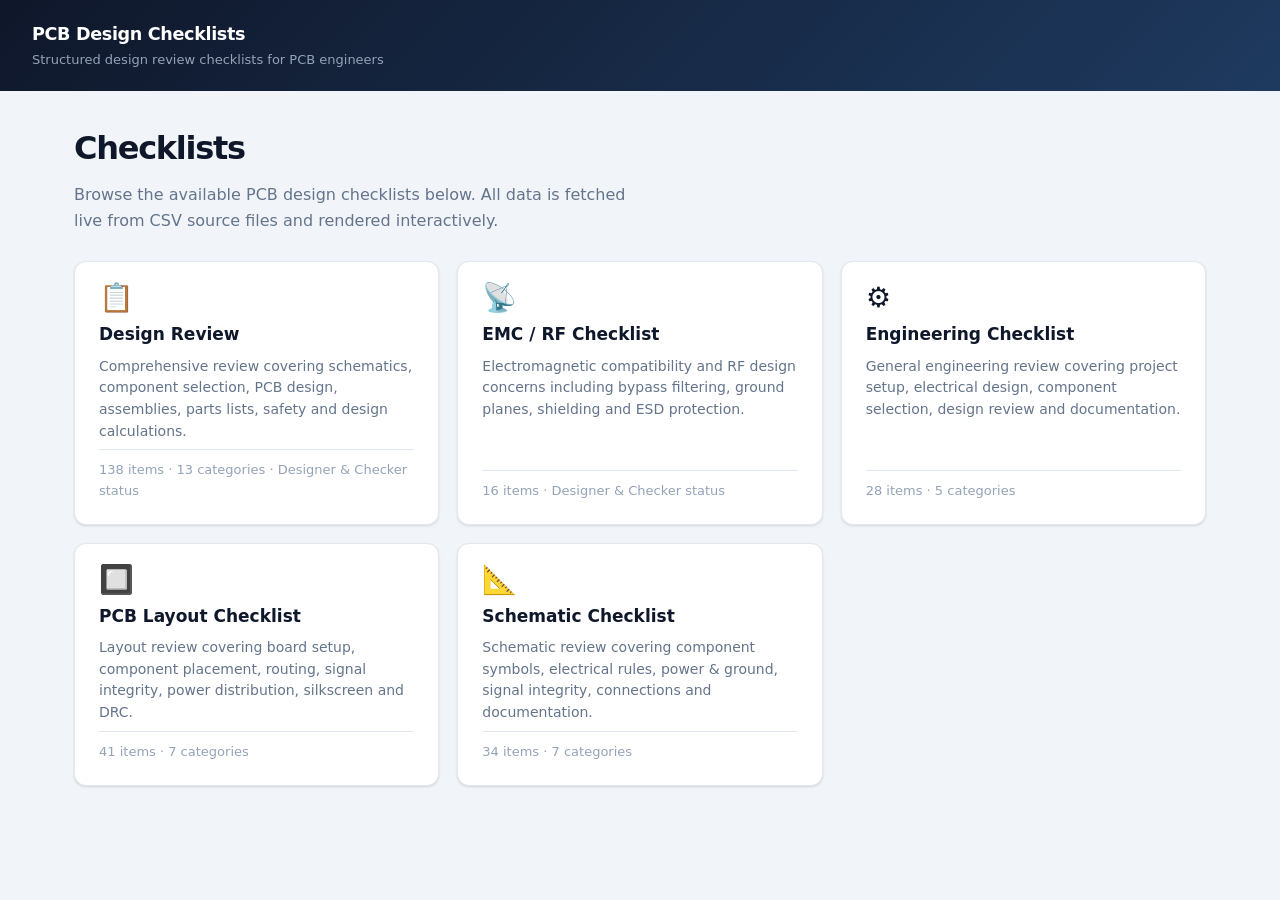
<file: index.html>
<!--
  SPDX-License-Identifier: GPL-3.0-or-later
  SPDX-FileCopyrightText: 2026 Tine Zata
-->
<!DOCTYPE html>
<html lang="en">
<head>
  <meta charset="UTF-8">
  <meta name="viewport" content="width=device-width, initial-scale=1">
  <meta name="description" content="Structured PCB design review checklists covering EMC, layout, schematics, and engineering review. Published at https://tinez.github.io/pcb-design-checklists/">
  <title>PCB Design Checklists</title>
  <link rel="stylesheet" href="assets/css/style.css">
</head>
<body>

  <header class="site-header">
    <div>
      <div class="site-title">PCB Design Checklists</div>
      <div class="site-subtitle">Structured design review checklists for PCB engineers</div>
    </div>
  </header>

  <main>
    <section class="hero">
      <h1 class="hero-title">Checklists</h1>
      <p class="hero-subtitle">Browse the available PCB design checklists below. All data is fetched live from CSV source files and rendered interactively.</p>
    </section>

    <div class="checklist-grid">

      <a href="pages/design-review.html" class="checklist-card">
        <span class="card-icon">📋</span>
        <div class="card-title">Design Review</div>
        <div class="card-desc">Comprehensive review covering schematics, component selection, PCB design, assemblies, parts lists, safety and design calculations.</div>
        <div class="card-meta">138 items &middot; 13 categories &middot; Designer &amp; Checker status</div>
      </a>

      <a href="pages/emc-rf.html" class="checklist-card">
        <span class="card-icon">📡</span>
        <div class="card-title">EMC / RF Checklist</div>
        <div class="card-desc">Electromagnetic compatibility and RF design concerns including bypass filtering, ground planes, shielding and ESD protection.</div>
        <div class="card-meta">16 items &middot; Designer &amp; Checker status</div>
      </a>

      <a href="pages/engineering.html" class="checklist-card">
        <span class="card-icon">&#9881;&#65039;</span>
        <div class="card-title">Engineering Checklist</div>
        <div class="card-desc">General engineering review covering project setup, electrical design, component selection, design review and documentation.</div>
        <div class="card-meta">28 items &middot; 5 categories</div>
      </a>

      <a href="pages/pcb-layout.html" class="checklist-card">
        <span class="card-icon">🔲</span>
        <div class="card-title">PCB Layout Checklist</div>
        <div class="card-desc">Layout review covering board setup, component placement, routing, signal integrity, power distribution, silkscreen and DRC.</div>
        <div class="card-meta">41 items &middot; 7 categories</div>
      </a>

      <a href="pages/schematic.html" class="checklist-card">
        <span class="card-icon">📐</span>
        <div class="card-title">Schematic Checklist</div>
        <div class="card-desc">Schematic review covering component symbols, electrical rules, power &amp; ground, signal integrity, connections and documentation.</div>
        <div class="card-meta">34 items &middot; 7 categories</div>
      </a>

    </div>
  </main>

</body>
</html>
</file>
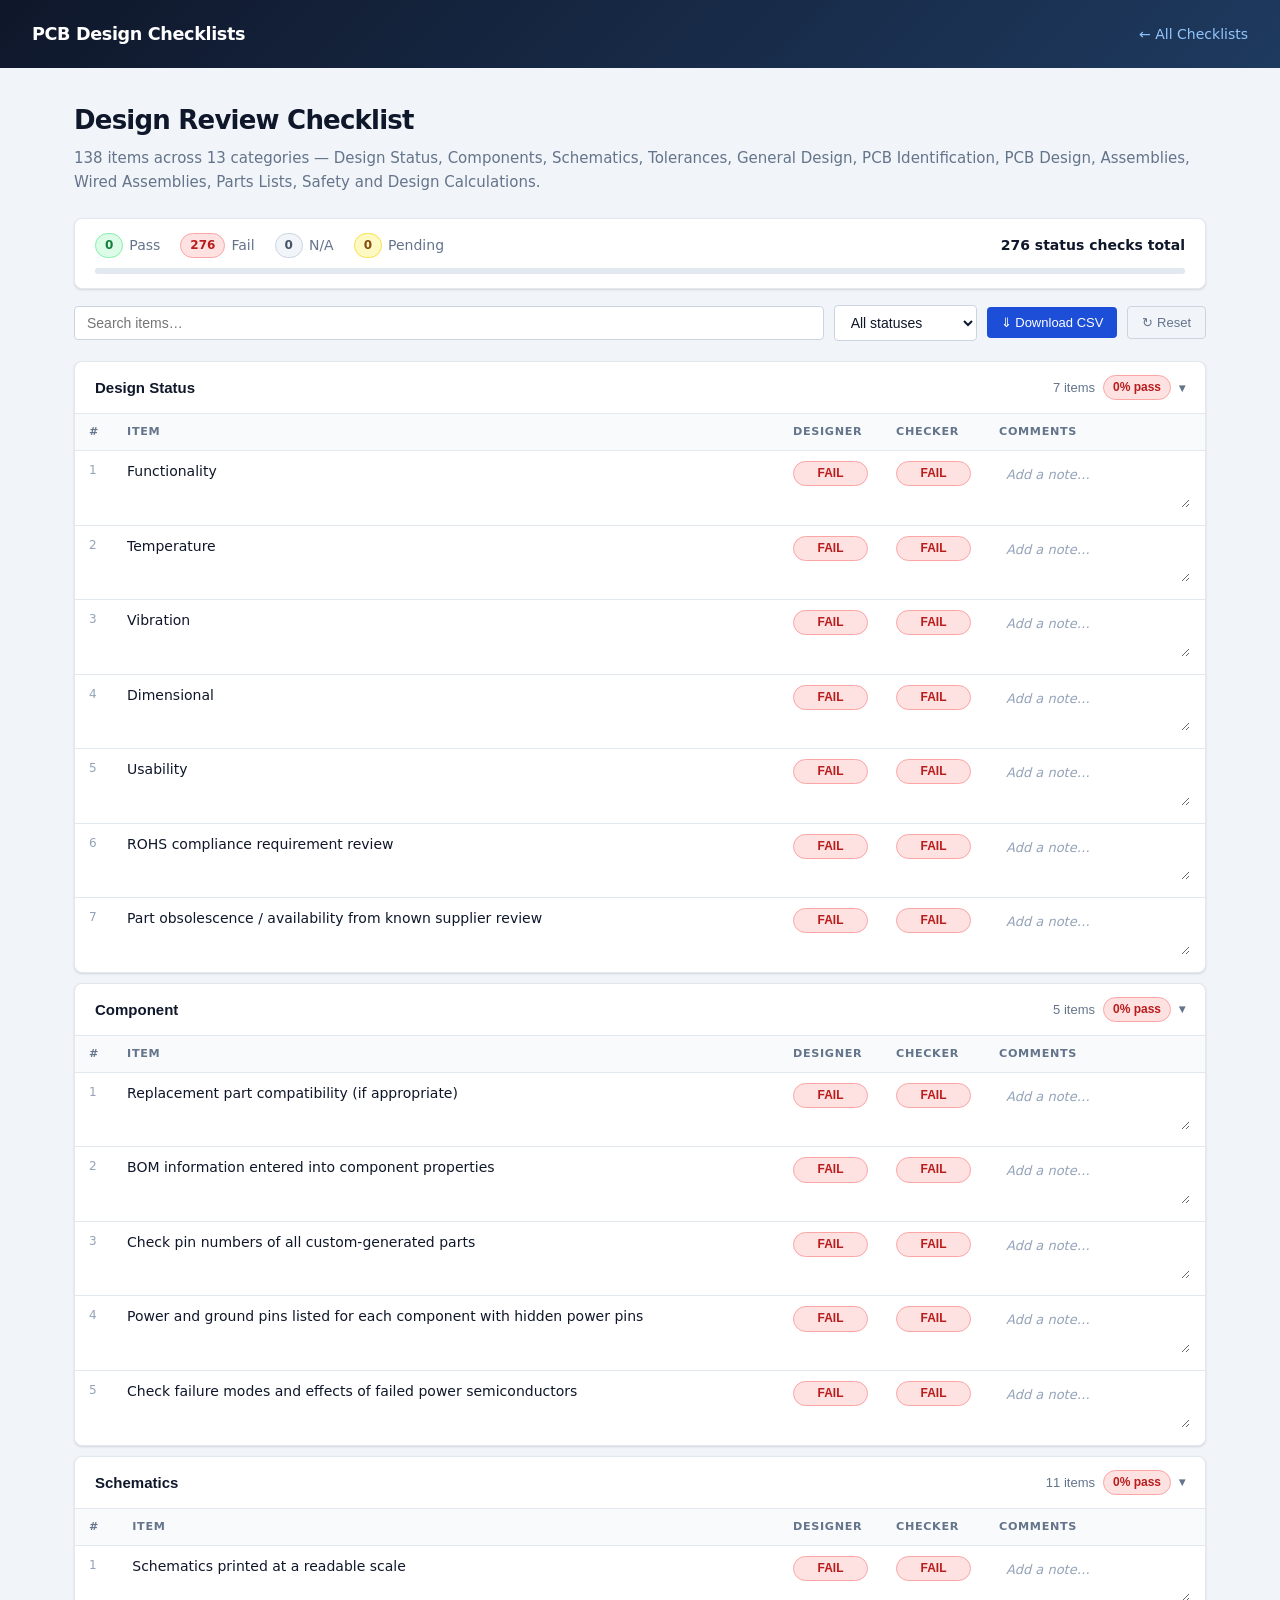
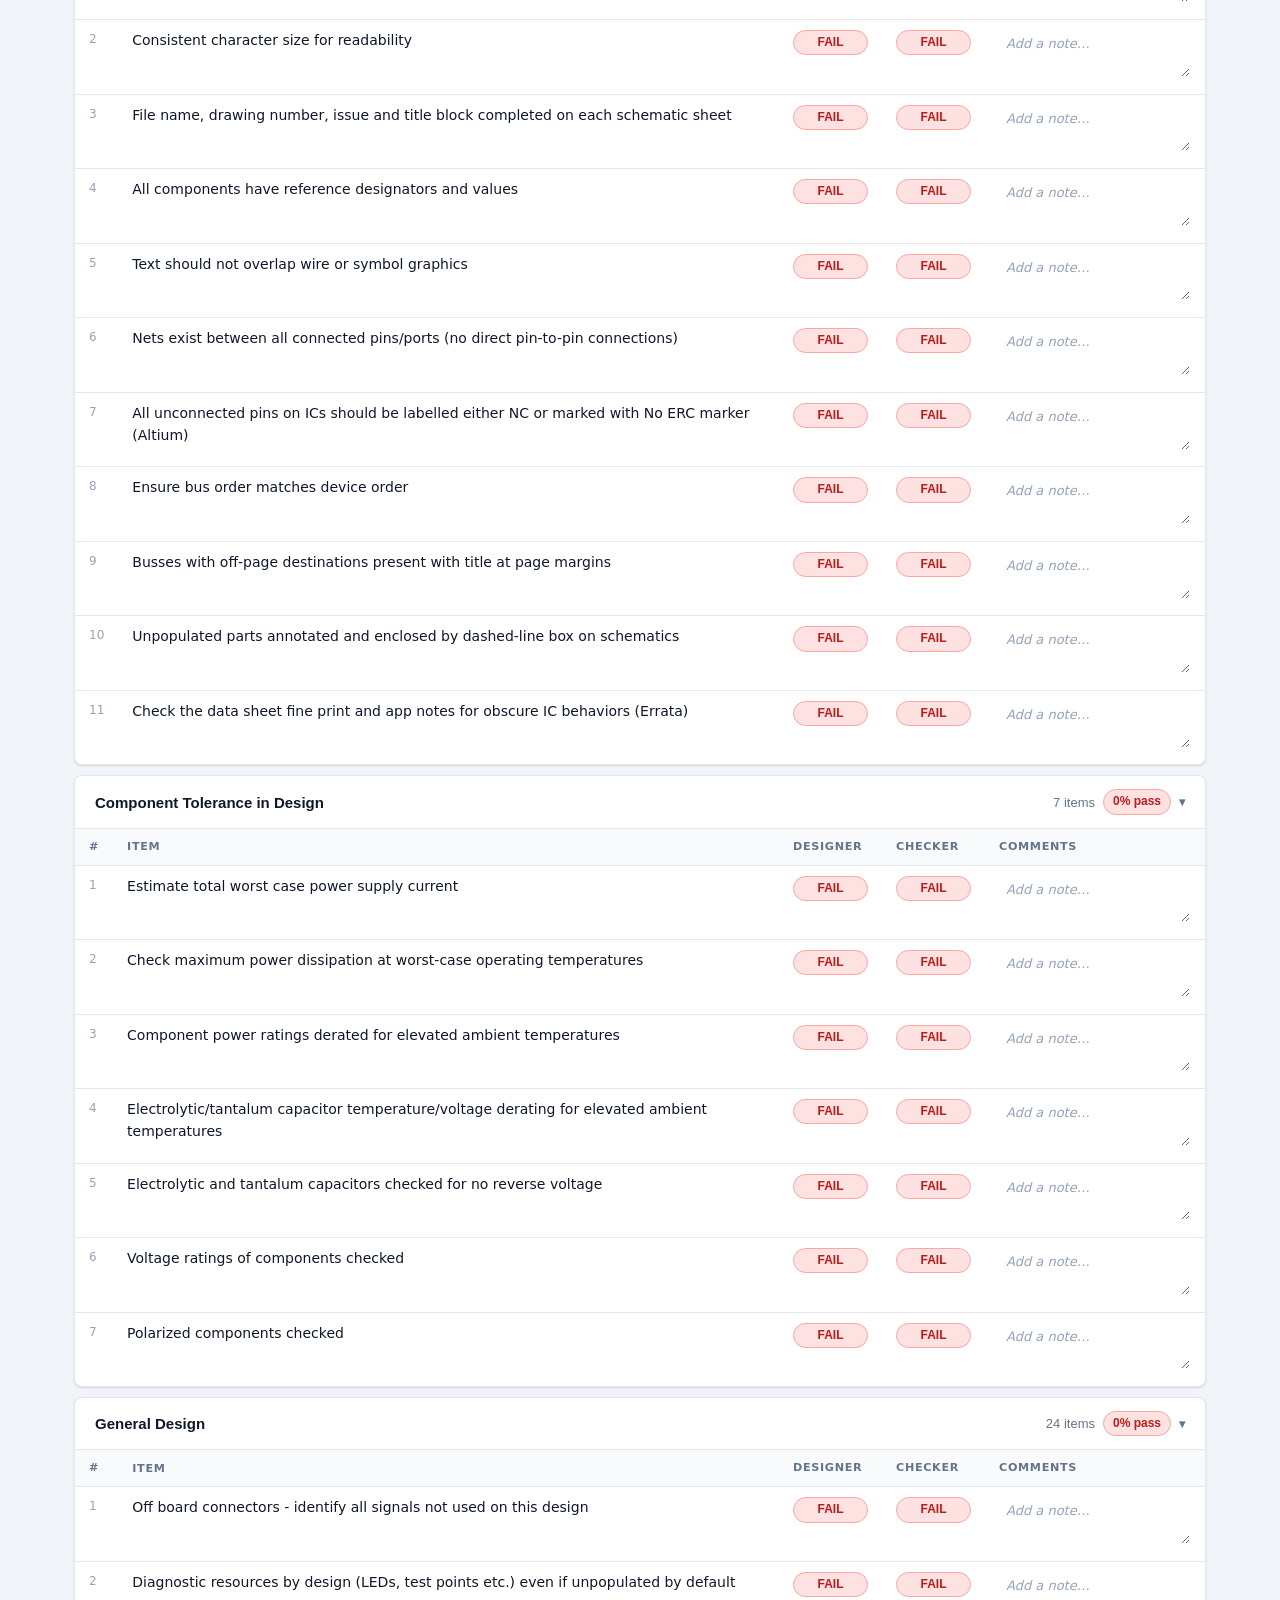
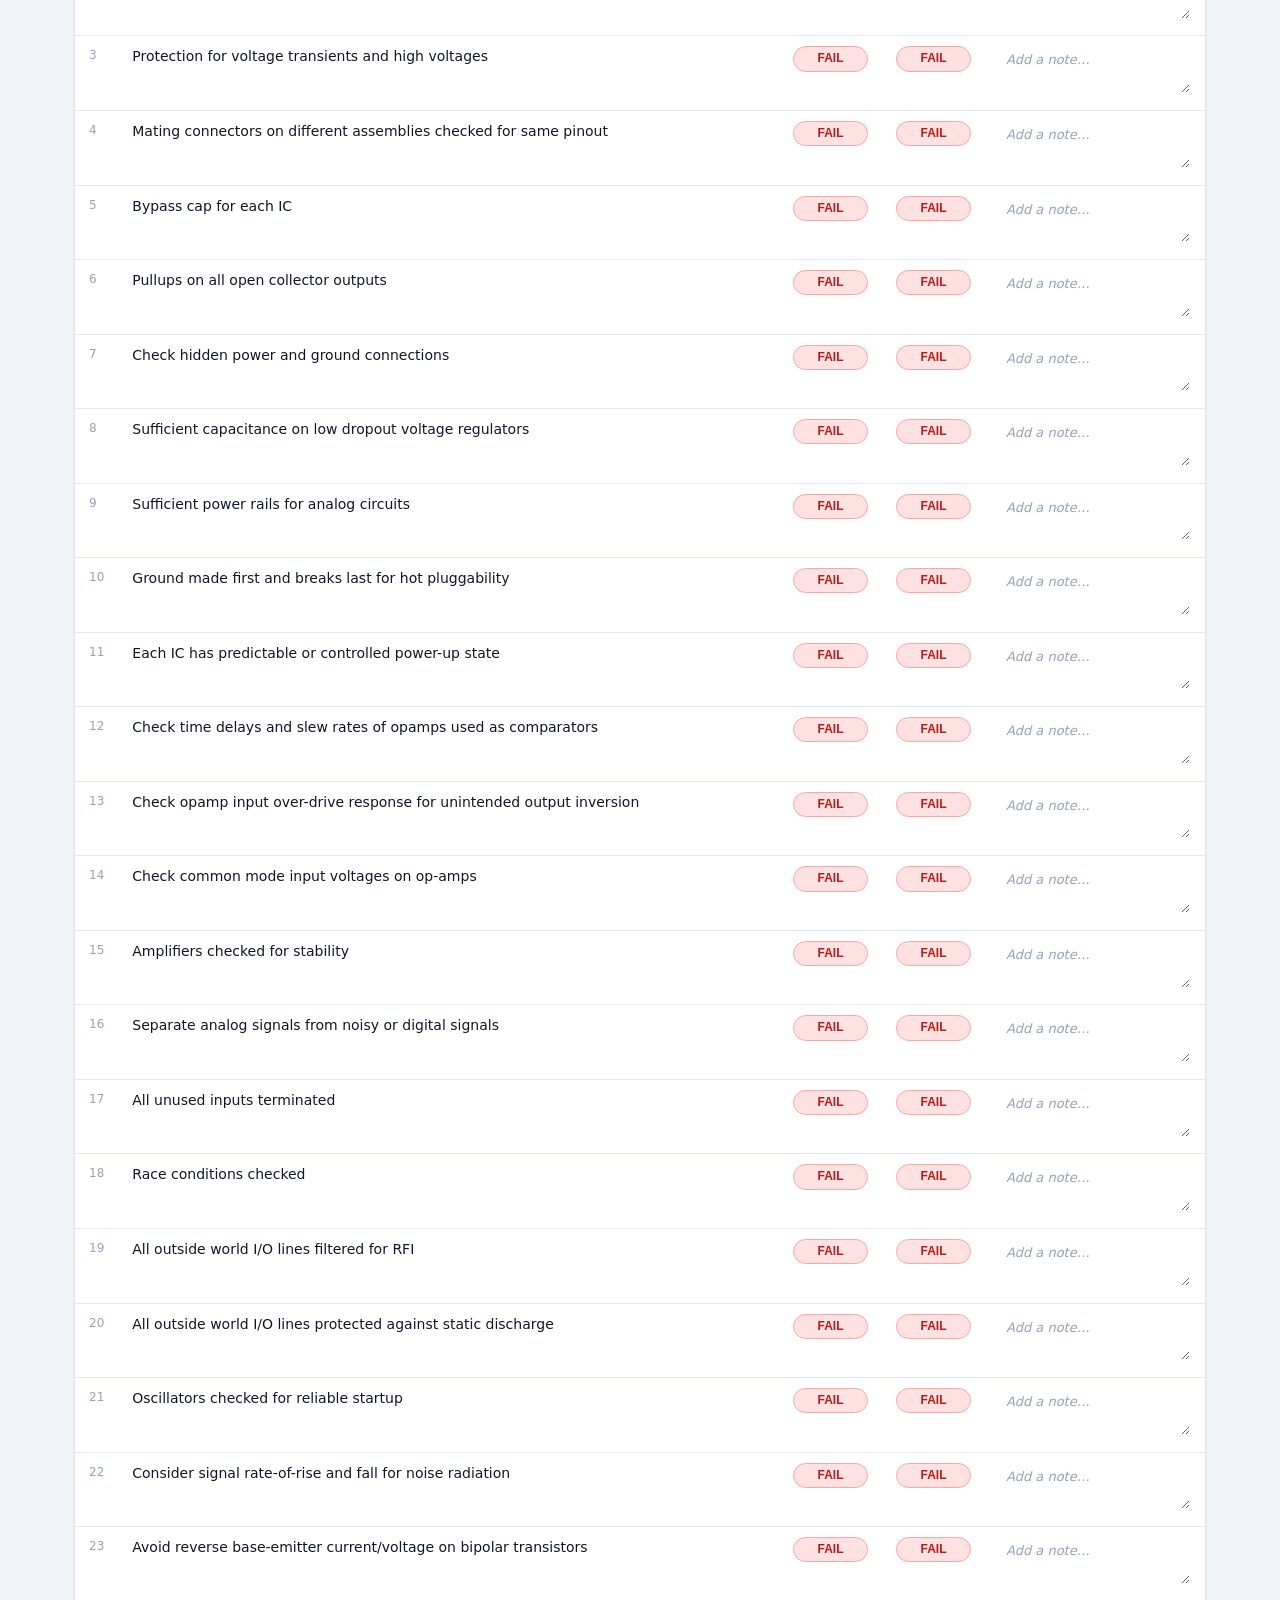
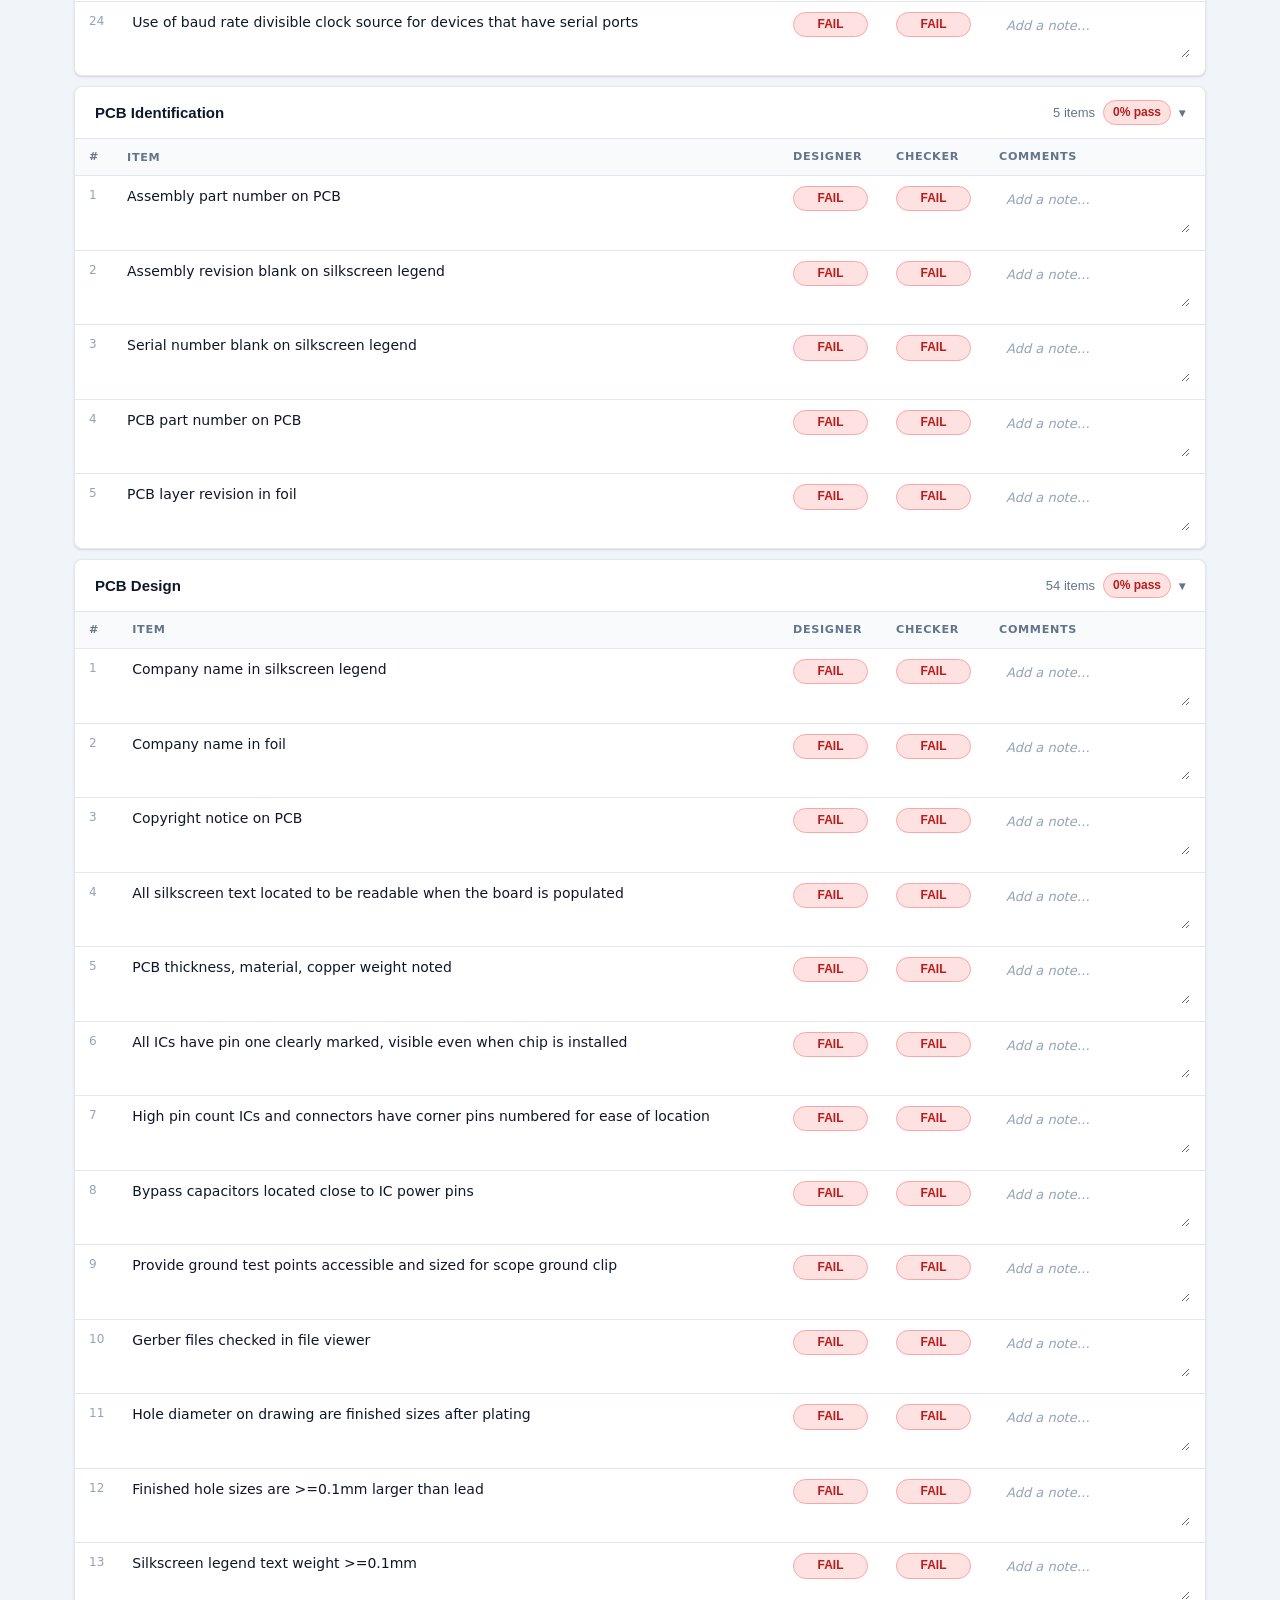
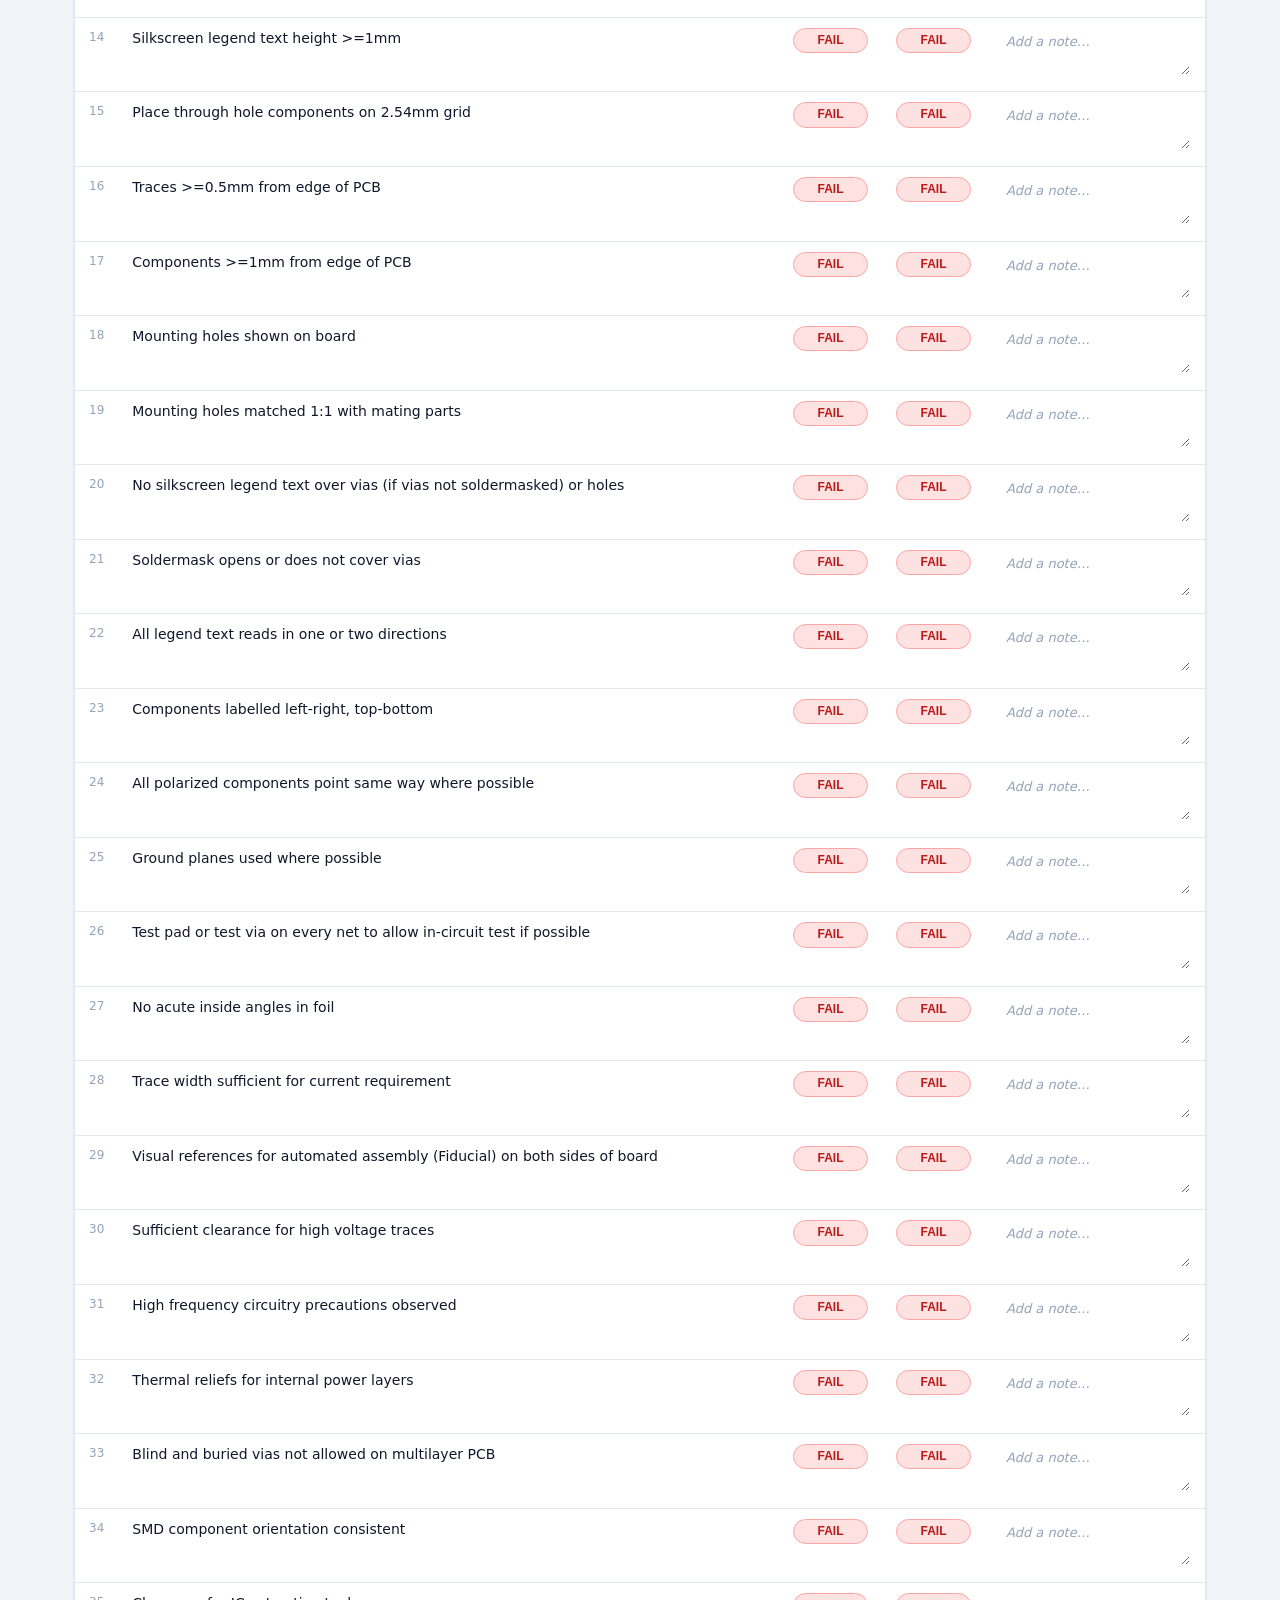
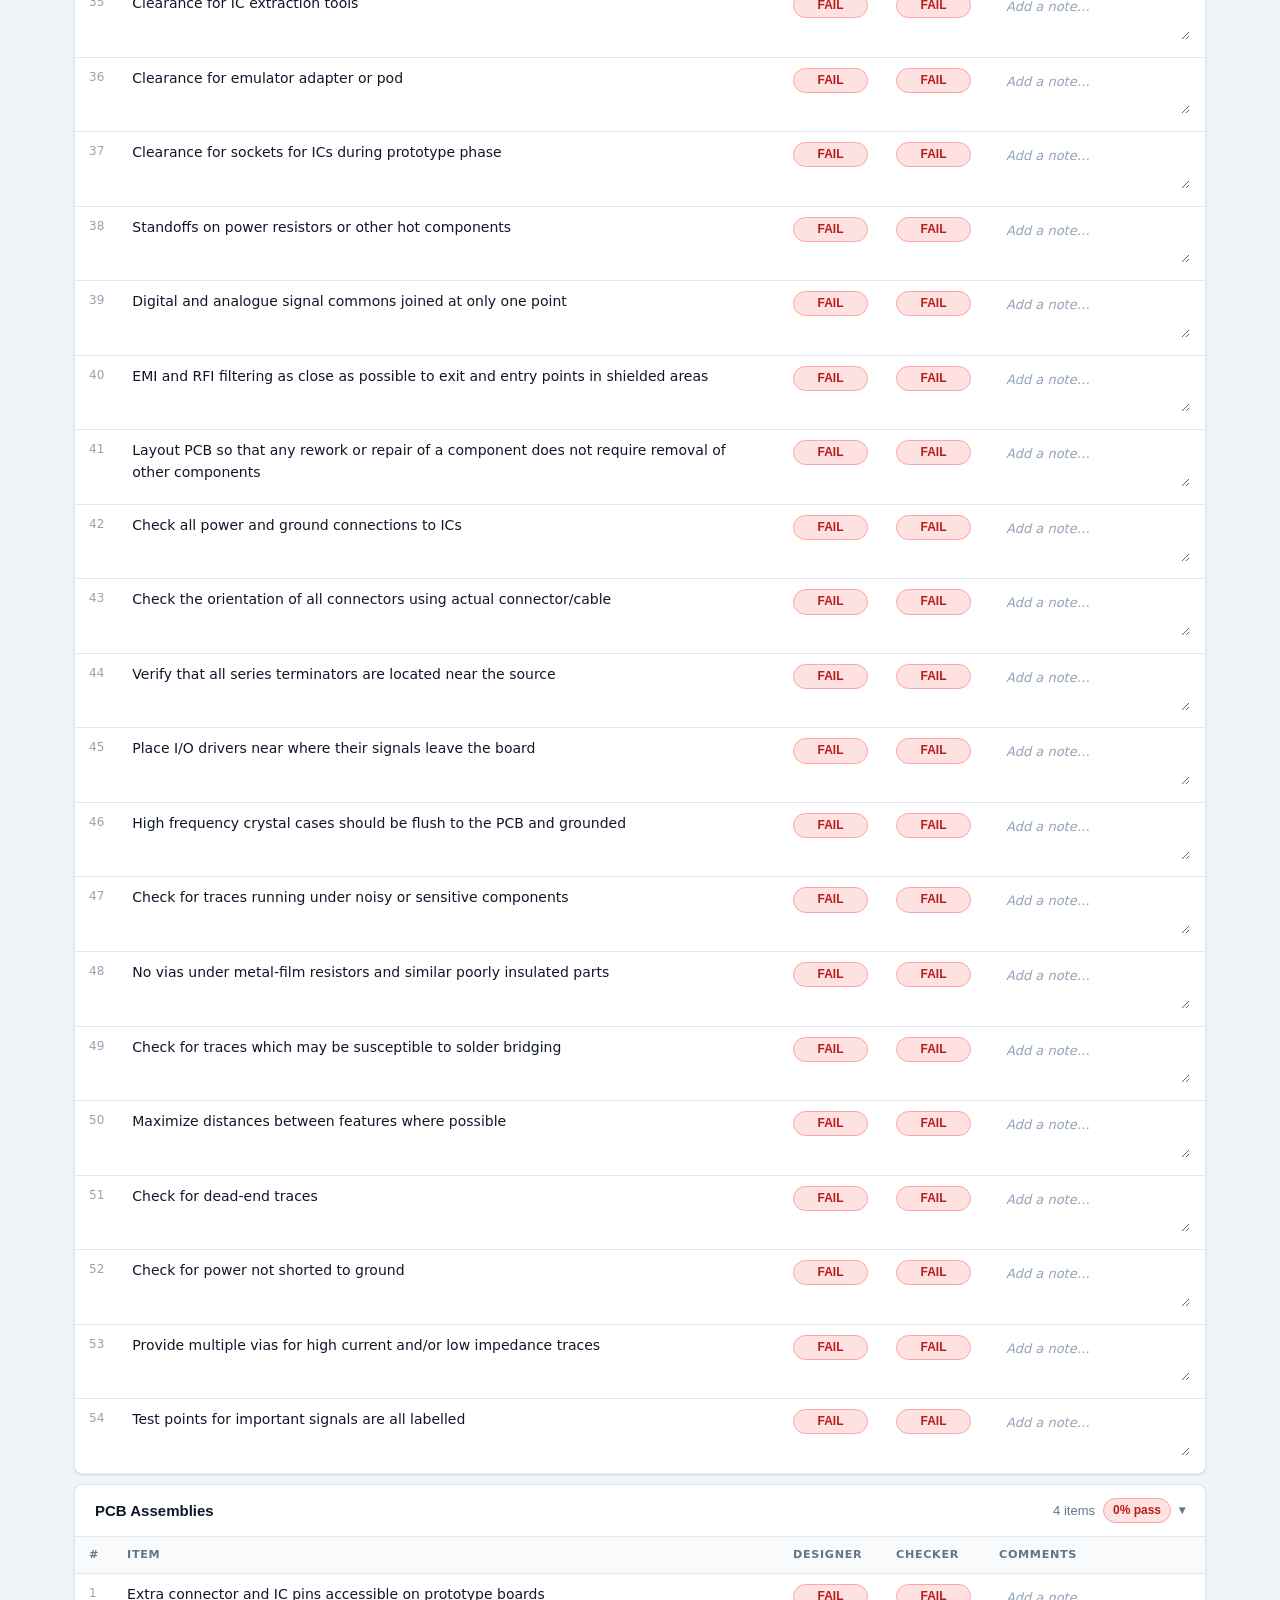
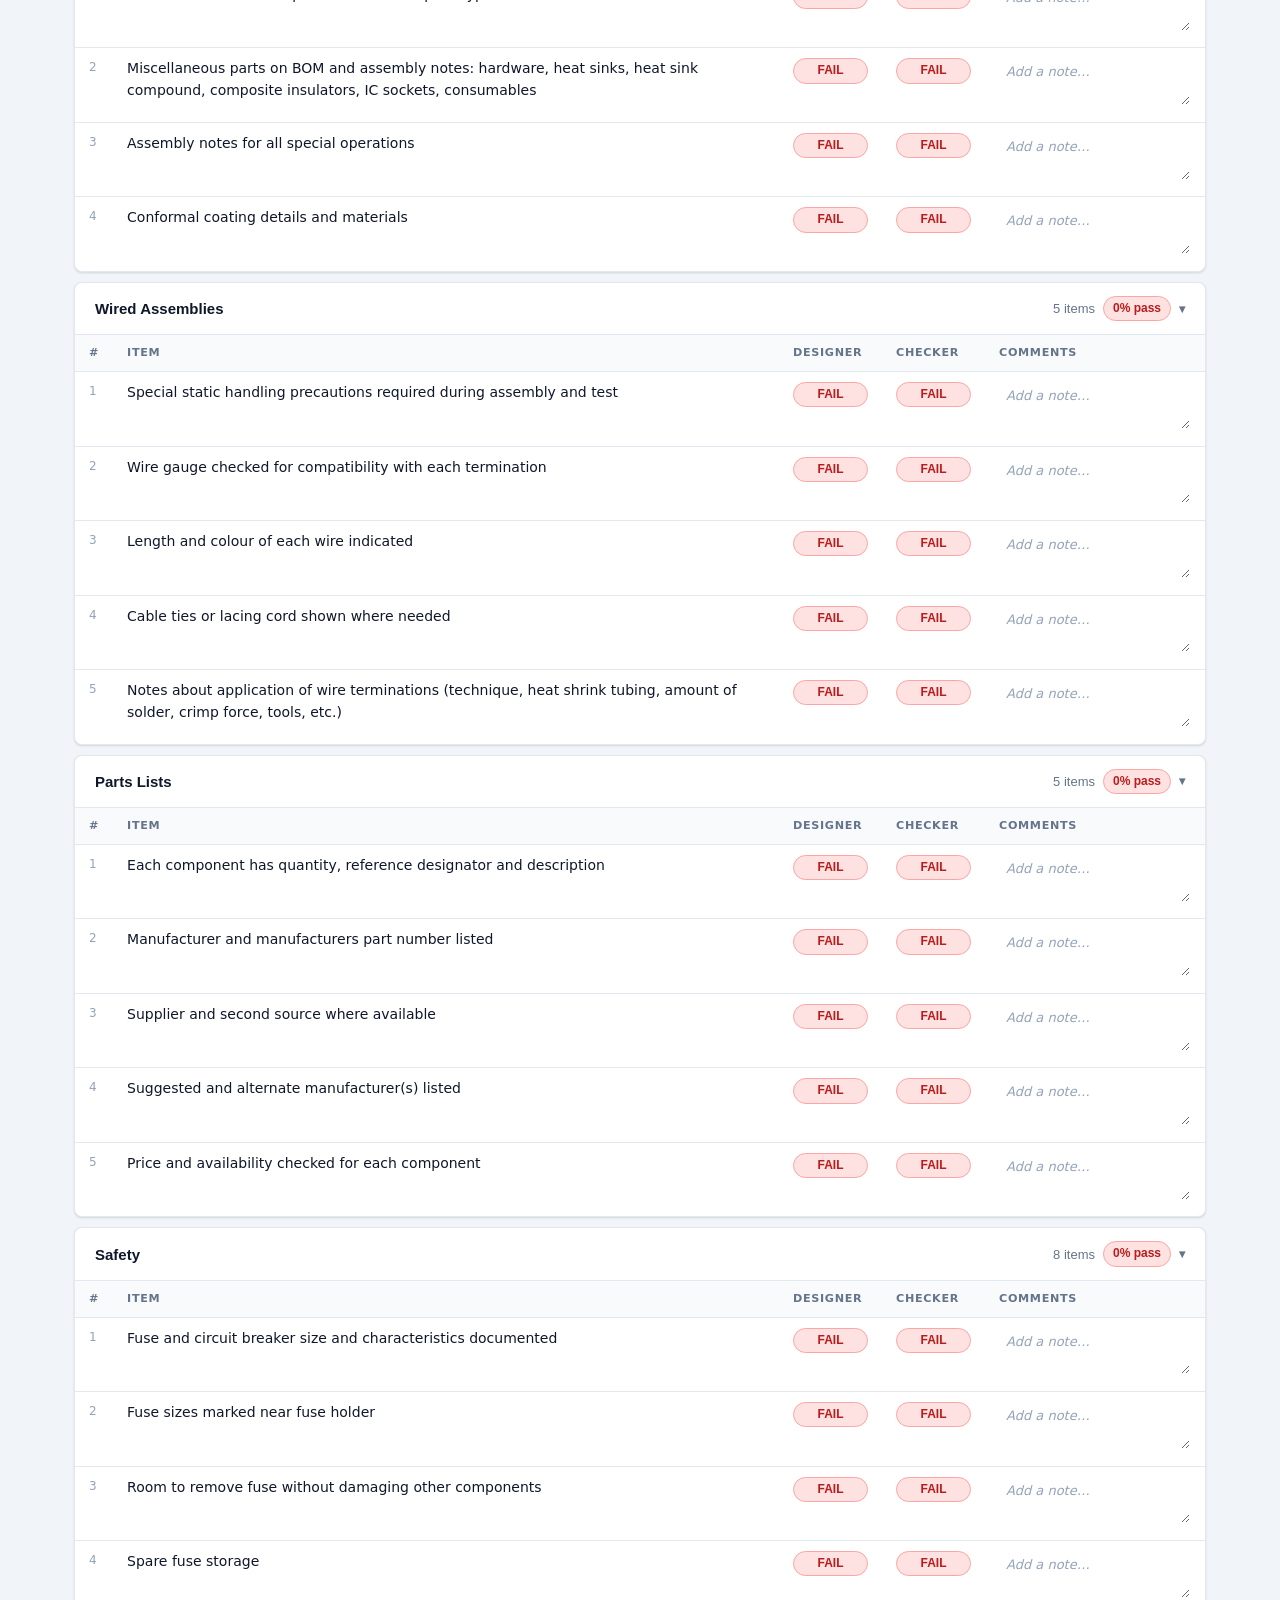
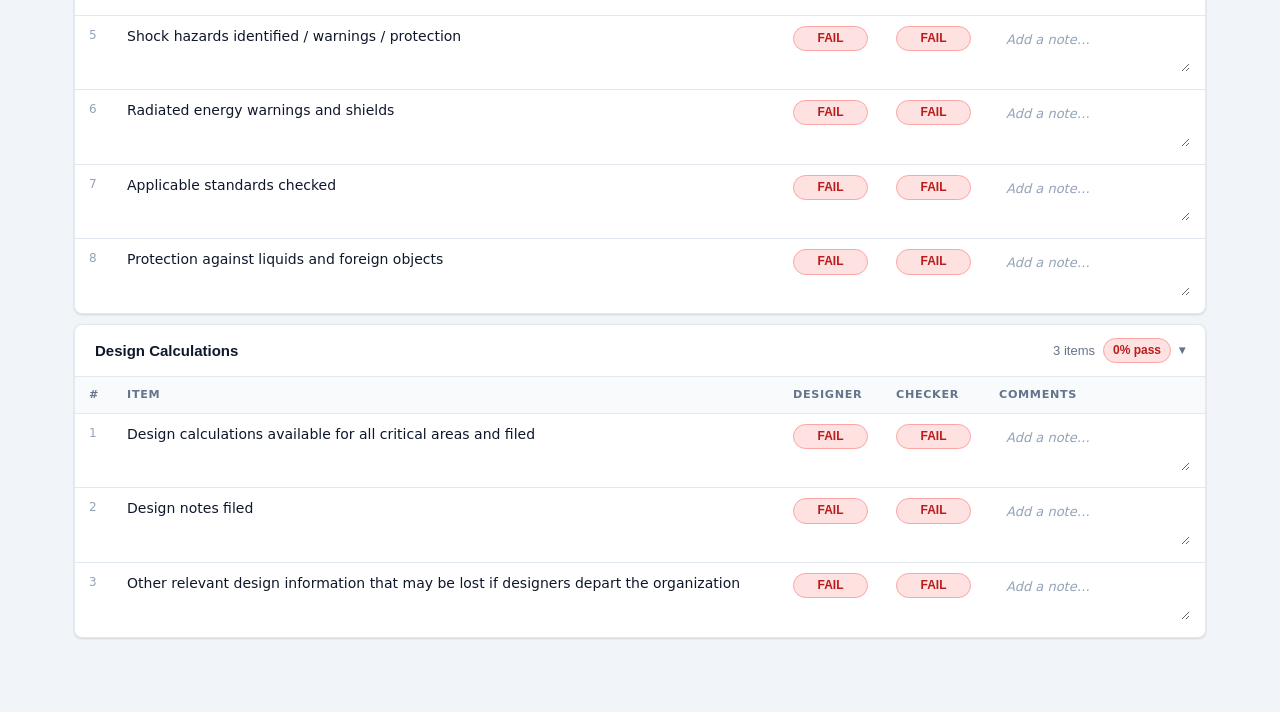
<file: pages/design-review.html>
<!--
  SPDX-License-Identifier: GPL-3.0-or-later
  SPDX-FileCopyrightText: 2026 Tine Zata
-->
<!DOCTYPE html>
<html lang="en">
<head>
  <meta charset="UTF-8">
  <meta name="viewport" content="width=device-width, initial-scale=1">
  <meta name="description" content="Comprehensive 138-item PCB design review checklist covering 13 categories.">
  <title>Design Review Checklist — PCB Design Checklists</title>
  <link rel="stylesheet" href="../assets/css/style.css">
</head>
<body>

  <header class="site-header">
    <div>
      <div class="site-title">PCB Design Checklists</div>
    </div>
    <a href="../index.html" class="back-link">&#8592; All Checklists</a>
  </header>

  <main>
    <h1 class="page-title">Design Review Checklist</h1>
    <p class="page-desc">138 items across 13 categories — Design Status, Components, Schematics, Tolerances, General Design, PCB Identification, PCB Design, Assemblies, Wired Assemblies, Parts Lists, Safety and Design Calculations.</p>
    <div id="checklist-container"></div>
  </main>

  <script src="../assets/js/csv-loader.js"></script>
  <script>
    PCBChecklists.renderChecklist({
      csvUrl:      '../checklists/csv/design_review_checklist.csv',
      groupKey:    'category',
      textKey:     'criteria',
      statusKeys:  [
        { key: 'designer_status', label: 'Designer' },
        { key: 'checker_status',  label: 'Checker'  }
      ],
      extraCols:   [{ key: 'comments', label: 'Comments' }],
      containerId: 'checklist-container'
    });
  </script>

</body>
</html>
</file>
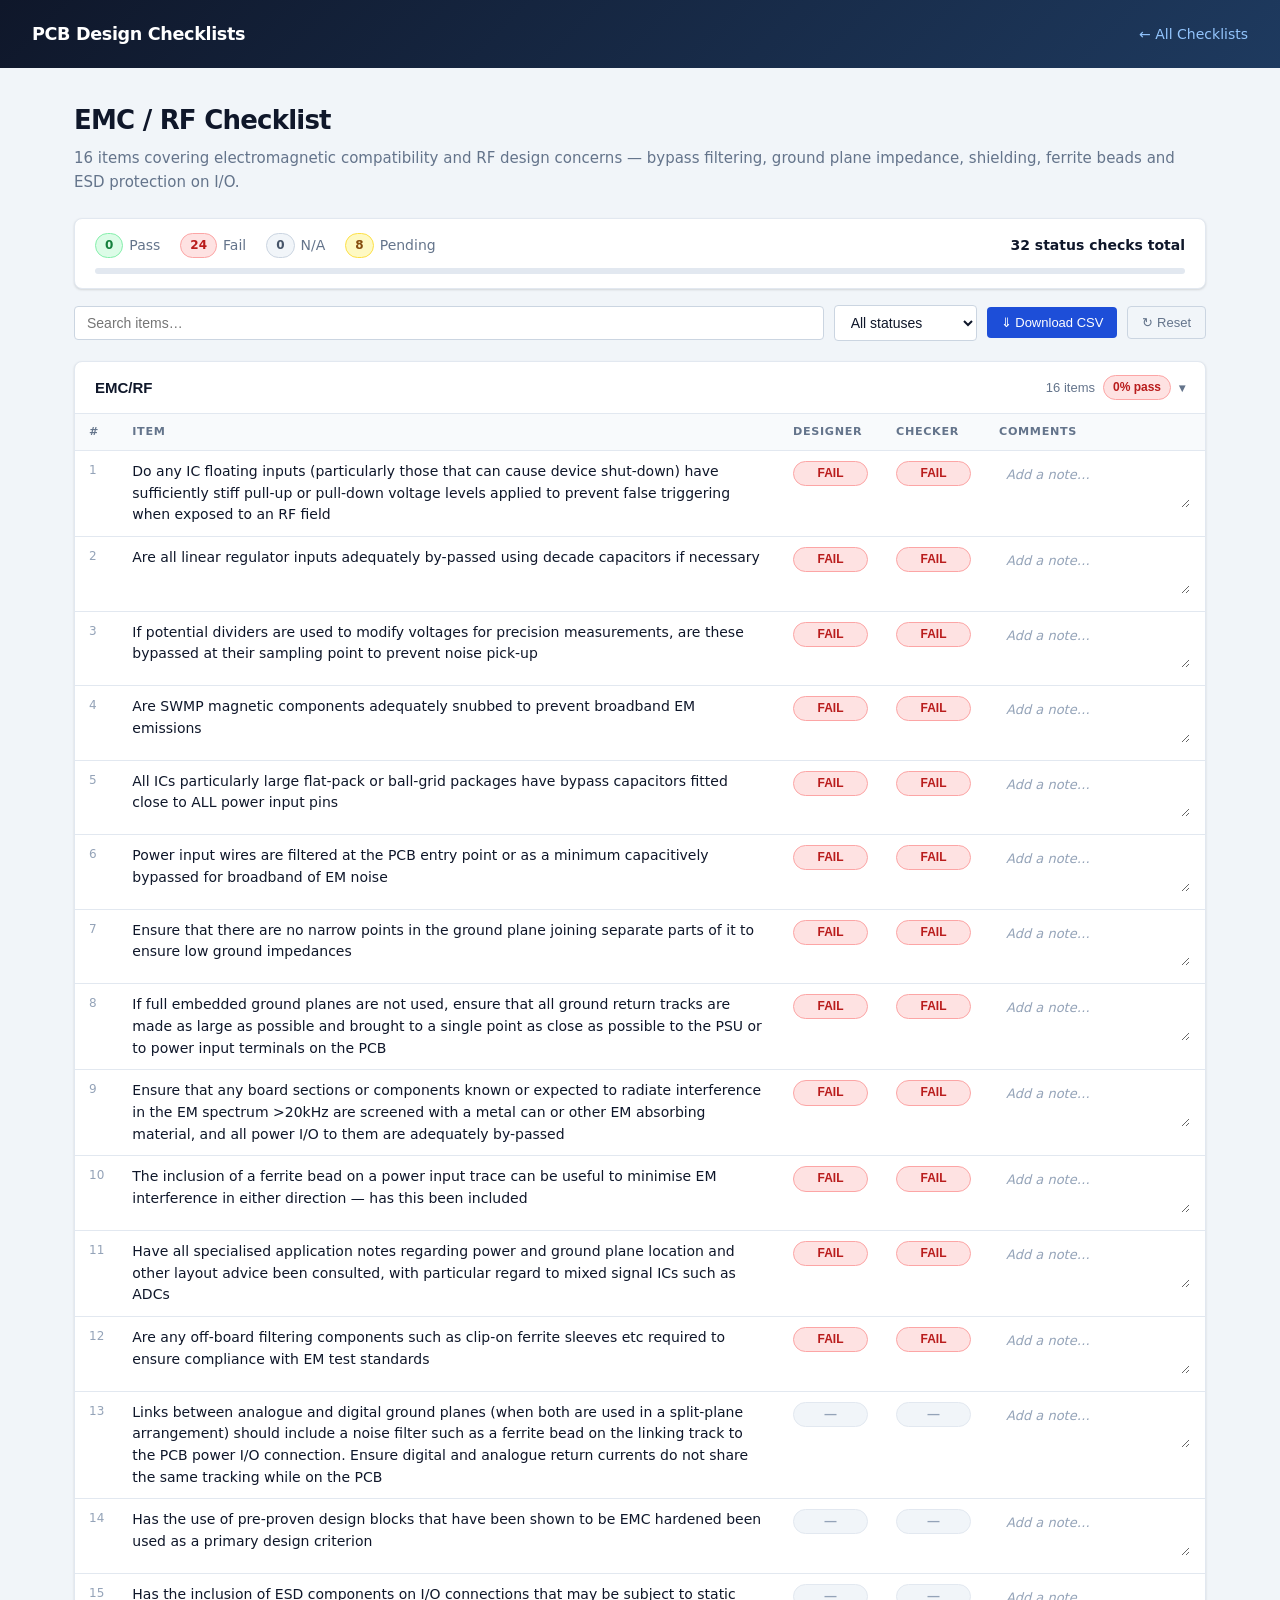
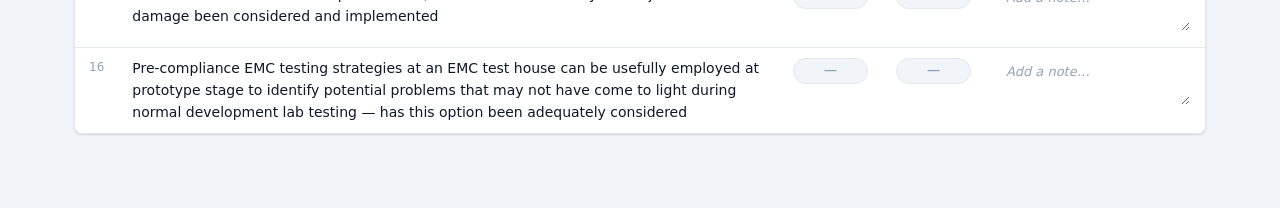
<file: pages/emc-rf.html>
<!--
  SPDX-License-Identifier: GPL-3.0-or-later
  SPDX-FileCopyrightText: 2026 Tine Zata
-->
<!DOCTYPE html>
<html lang="en">
<head>
  <meta charset="UTF-8">
  <meta name="viewport" content="width=device-width, initial-scale=1">
  <meta name="description" content="EMC and RF design checklist for PCB engineers — 16 items covering filtering, shielding, ground planes and ESD.">
  <title>EMC / RF Checklist — PCB Design Checklists</title>
  <link rel="stylesheet" href="../assets/css/style.css">
</head>
<body>

  <header class="site-header">
    <div>
      <div class="site-title">PCB Design Checklists</div>
    </div>
    <a href="../index.html" class="back-link">&#8592; All Checklists</a>
  </header>

  <main>
    <h1 class="page-title">EMC / RF Checklist</h1>
    <p class="page-desc">16 items covering electromagnetic compatibility and RF design concerns — bypass filtering, ground plane impedance, shielding, ferrite beads and ESD protection on I/O.</p>
    <div id="checklist-container"></div>
  </main>

  <script src="../assets/js/csv-loader.js"></script>
  <script>
    PCBChecklists.renderChecklist({
      csvUrl:      '../checklists/csv/emc_rf_checklist.csv',
      groupKey:    'topic',
      textKey:     'criteria',
      statusKeys:  [
        { key: 'designer_status', label: 'Designer' },
        { key: 'checker_status',  label: 'Checker'  }
      ],
      extraCols:   [{ key: 'comments', label: 'Comments' }],
      containerId: 'checklist-container'
    });
  </script>

</body>
</html>
</file>
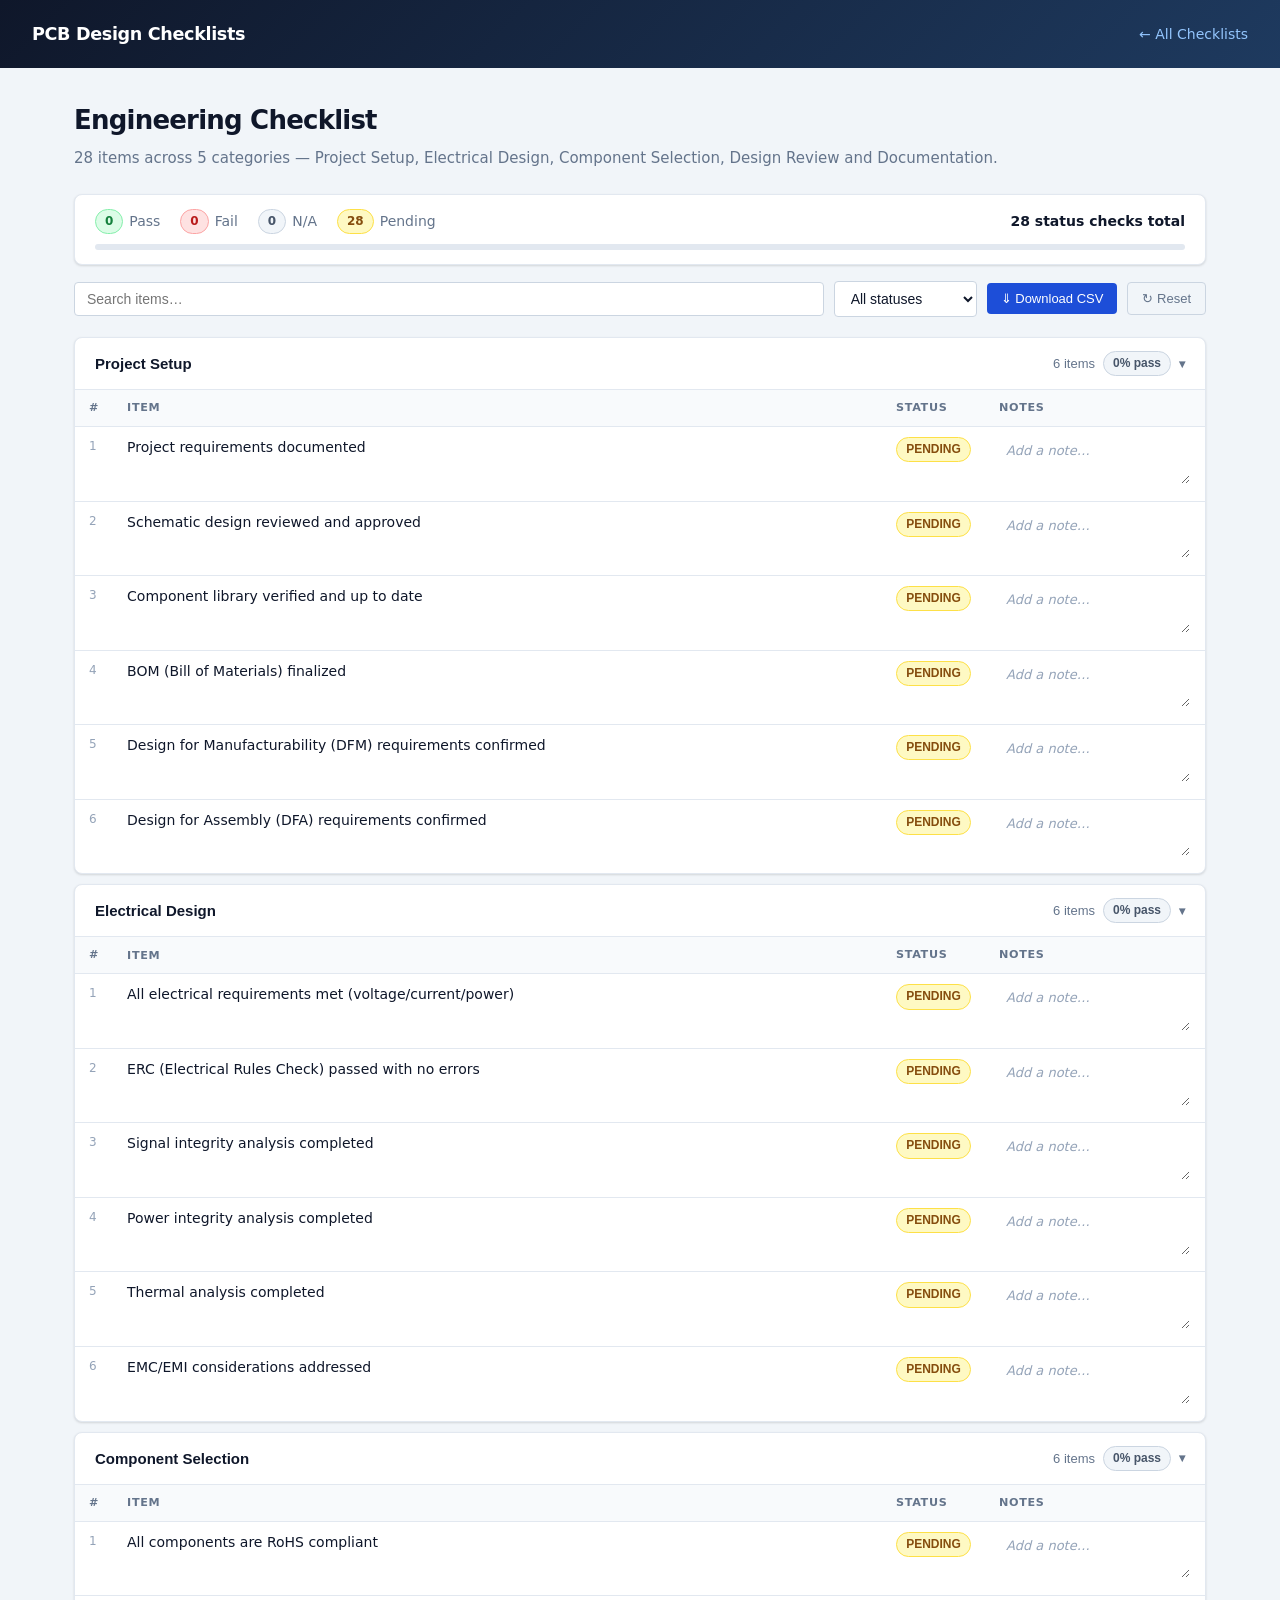
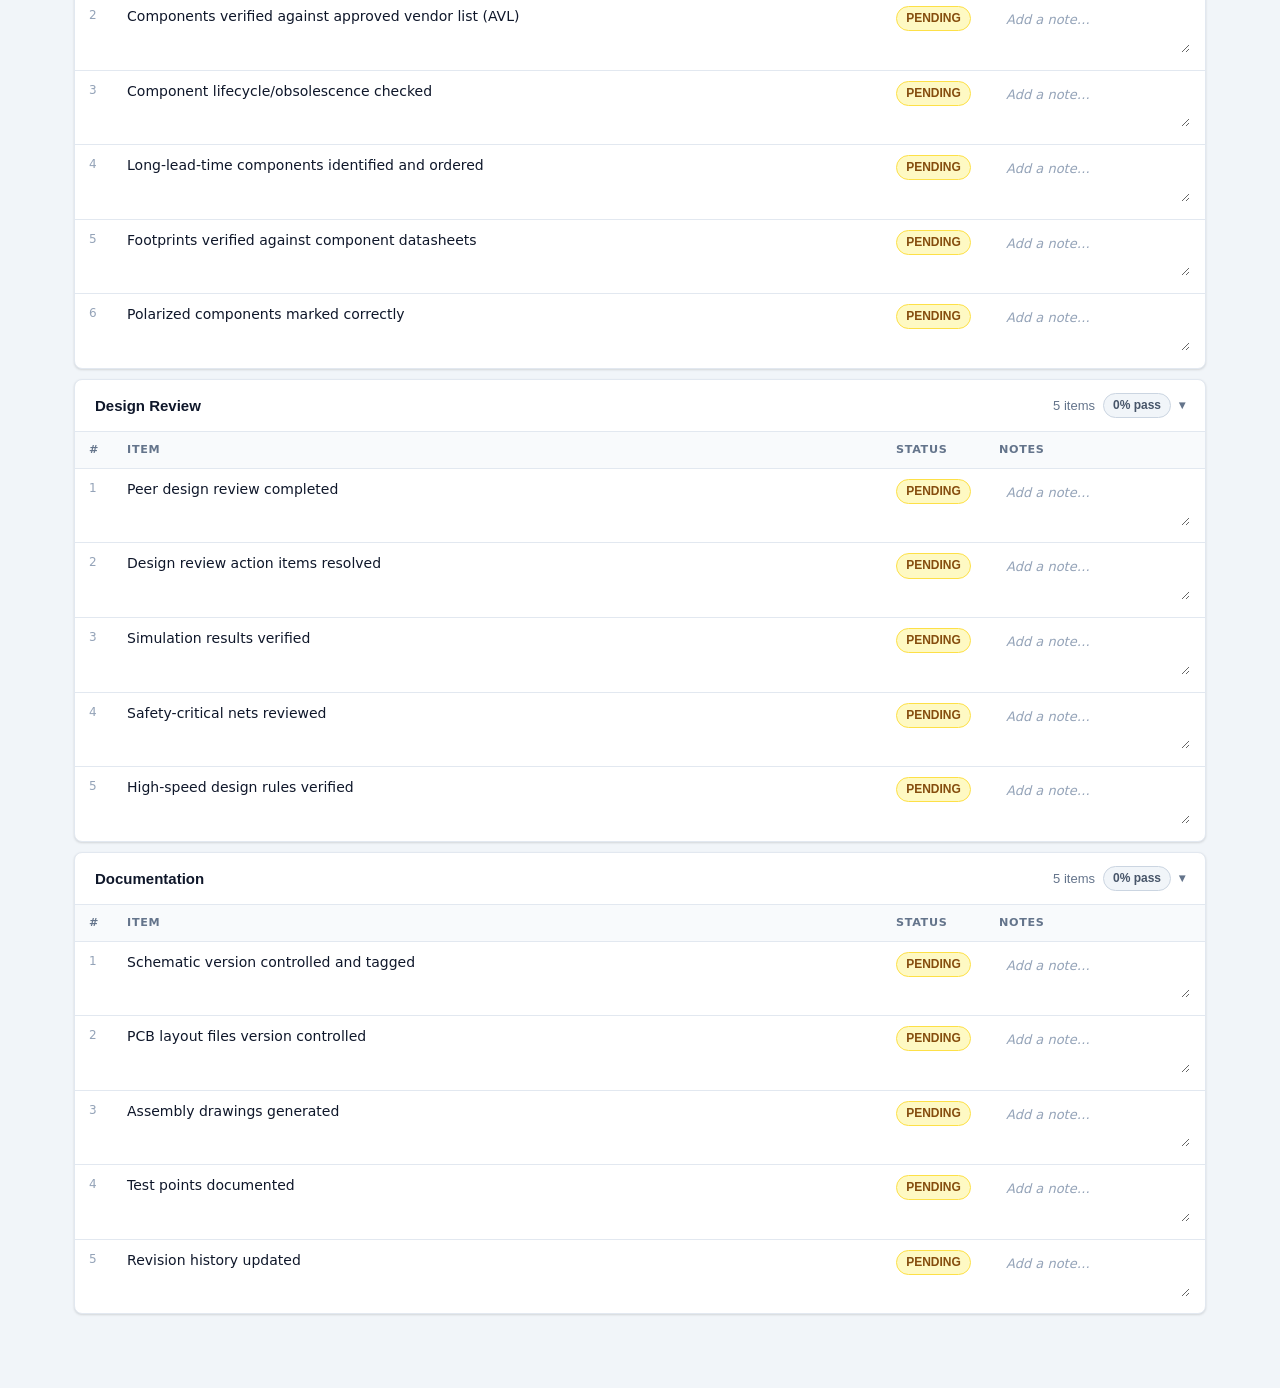
<file: pages/engineering.html>
<!--
  SPDX-License-Identifier: GPL-3.0-or-later
  SPDX-FileCopyrightText: 2026 Tine Zata
-->
<!DOCTYPE html>
<html lang="en">
<head>
  <meta charset="UTF-8">
  <meta name="viewport" content="width=device-width, initial-scale=1">
  <meta name="description" content="General engineering checklist for PCB design — 28 items across 5 categories.">
  <title>Engineering Checklist — PCB Design Checklists</title>
  <link rel="stylesheet" href="../assets/css/style.css">
</head>
<body>

  <header class="site-header">
    <div>
      <div class="site-title">PCB Design Checklists</div>
    </div>
    <a href="../index.html" class="back-link">&#8592; All Checklists</a>
  </header>

  <main>
    <h1 class="page-title">Engineering Checklist</h1>
    <p class="page-desc">28 items across 5 categories — Project Setup, Electrical Design, Component Selection, Design Review and Documentation.</p>
    <div id="checklist-container"></div>
  </main>

  <script src="../assets/js/csv-loader.js"></script>
  <script>
    PCBChecklists.renderChecklist({
      csvUrl:      '../checklists/csv/engineering_checklist.csv',
      groupKey:    'category',
      textKey:     'item',
      statusKeys:  [{ key: 'status', label: 'Status' }],
      extraCols:   [{ key: 'notes',  label: 'Notes'  }],
      containerId: 'checklist-container'
    });
  </script>

</body>
</html>
</file>
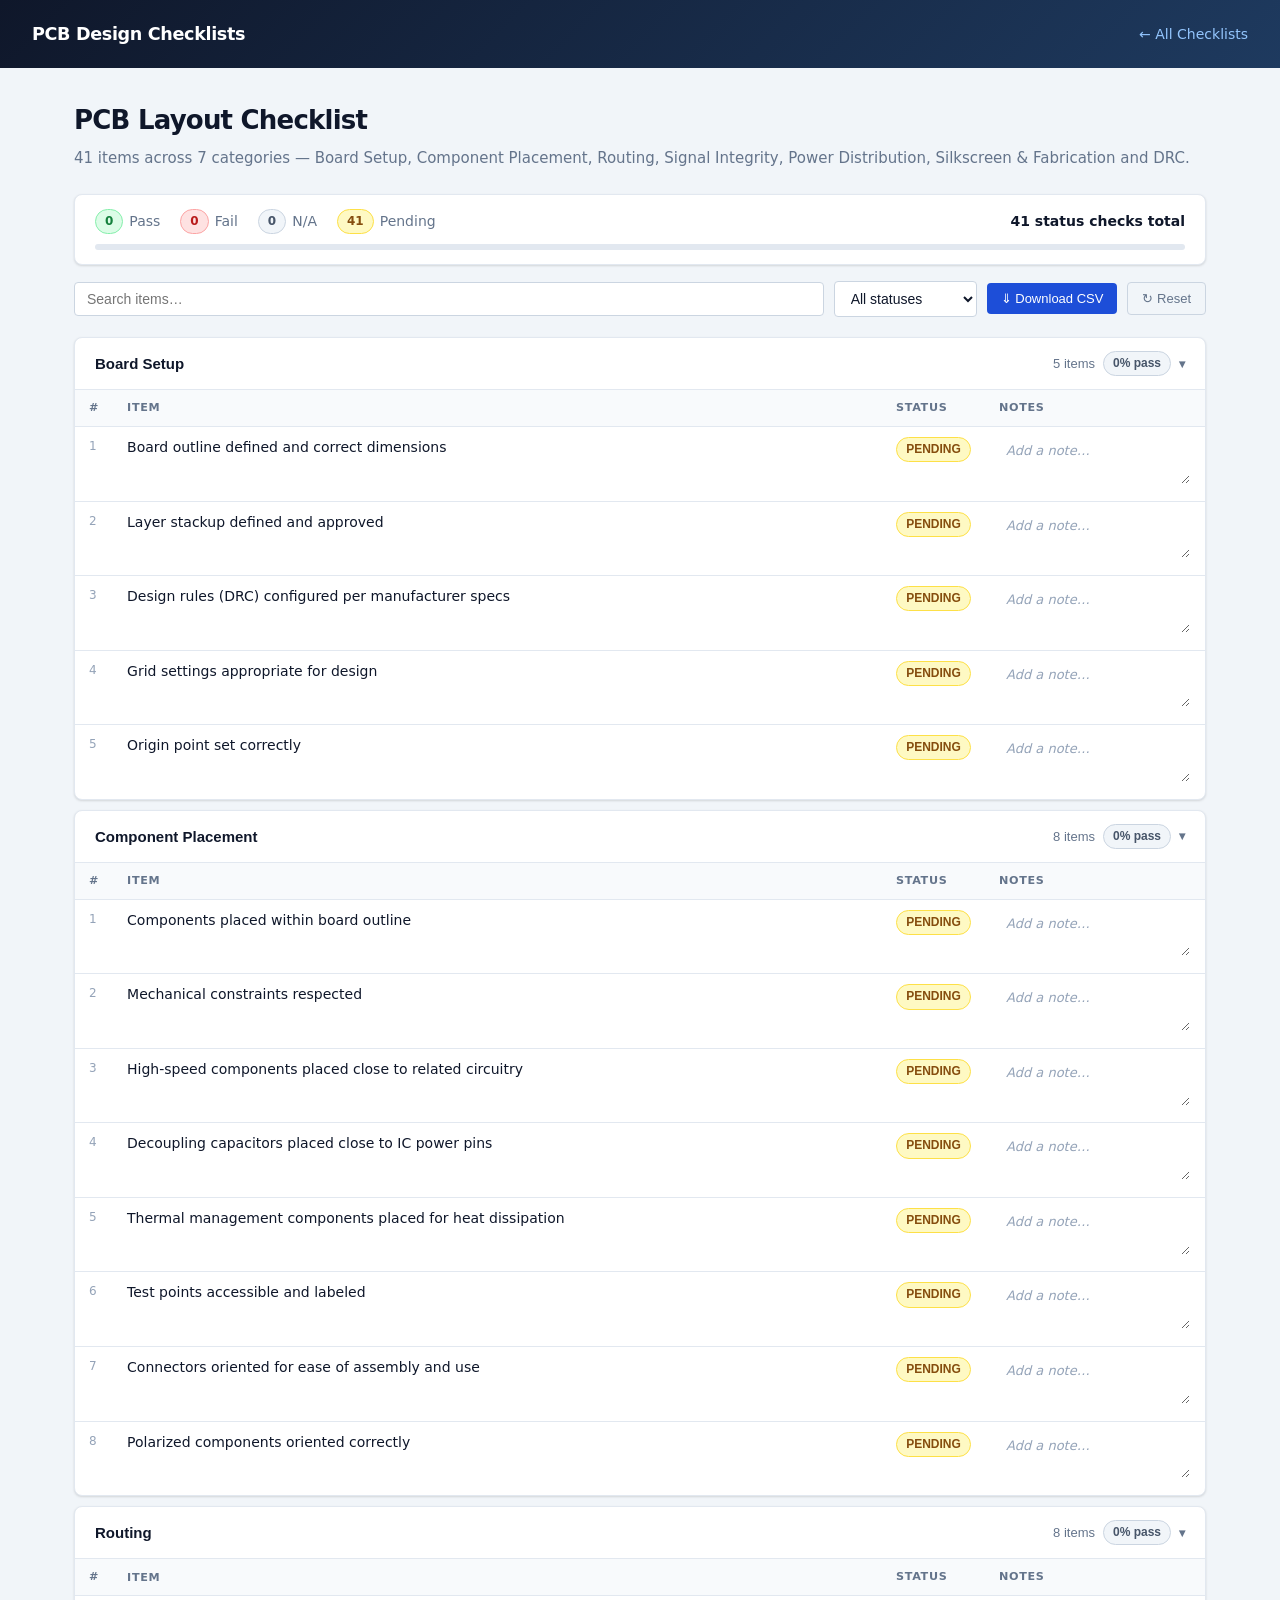
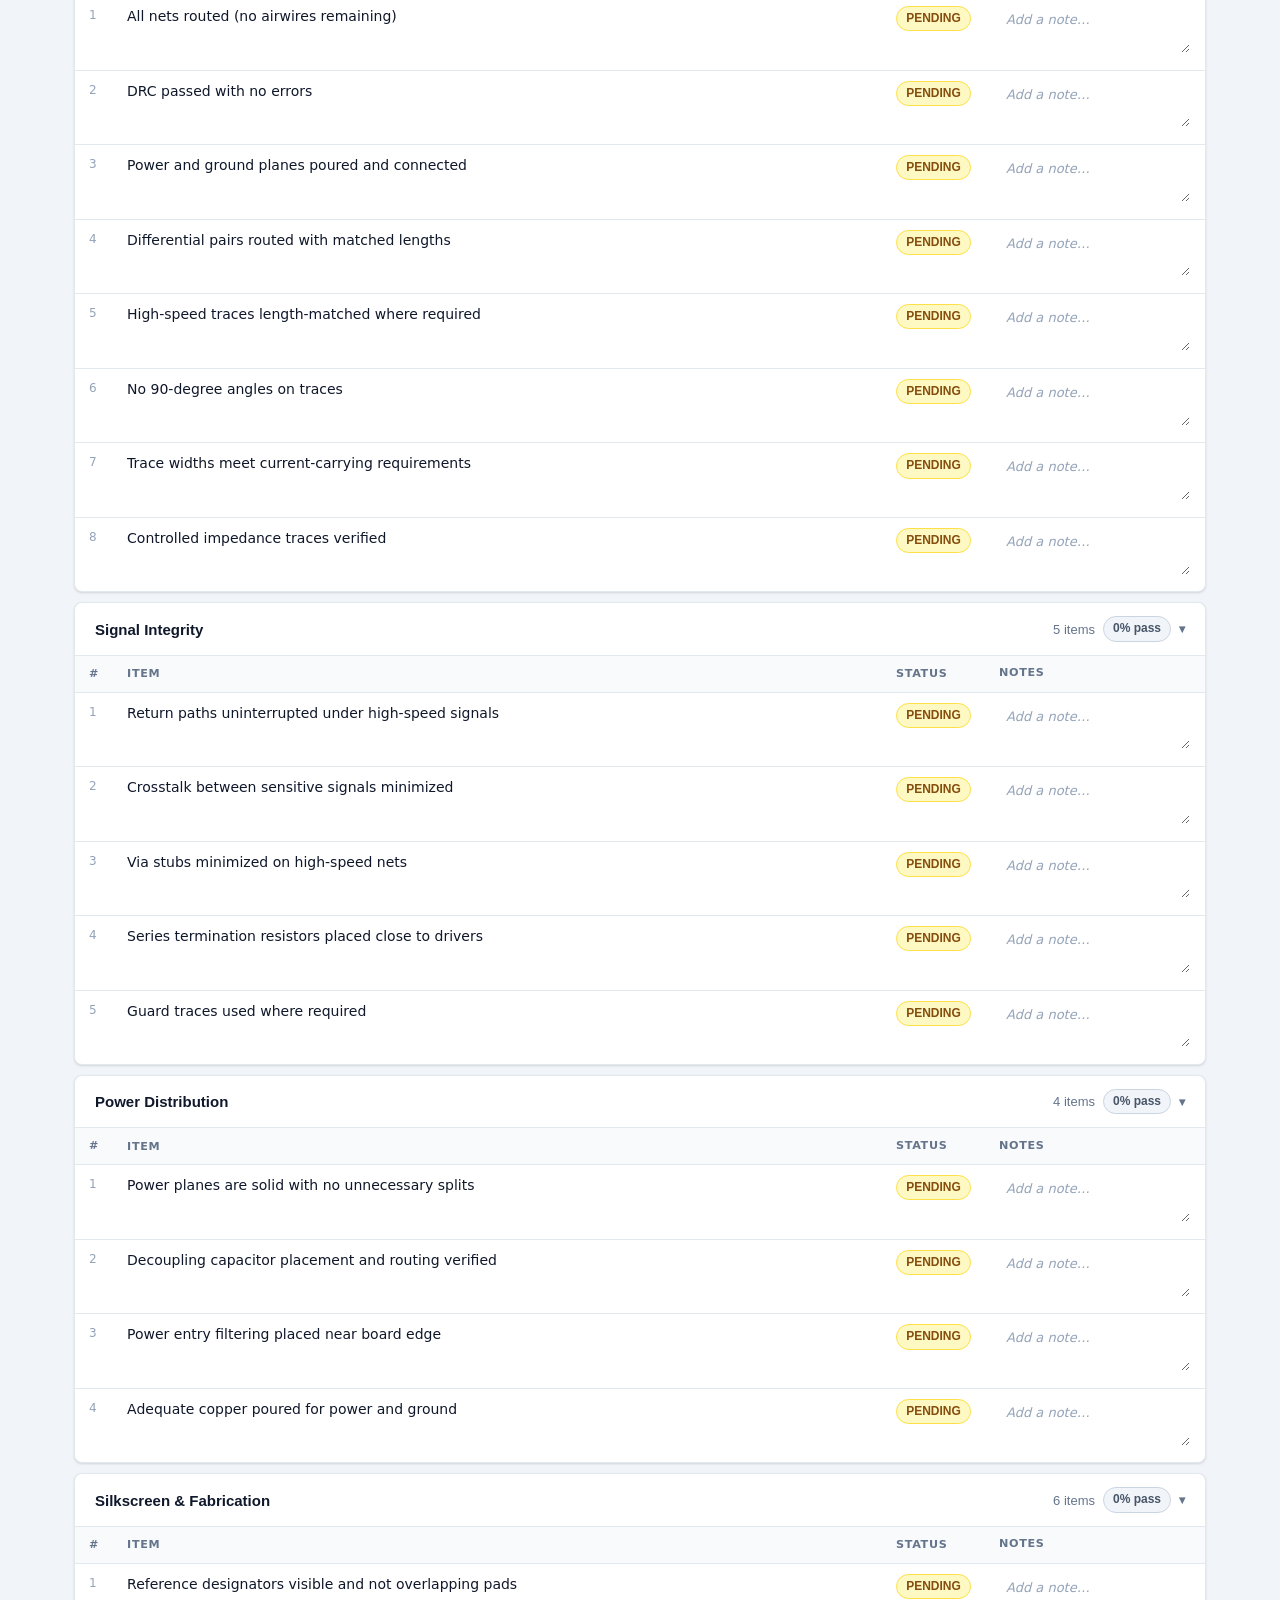
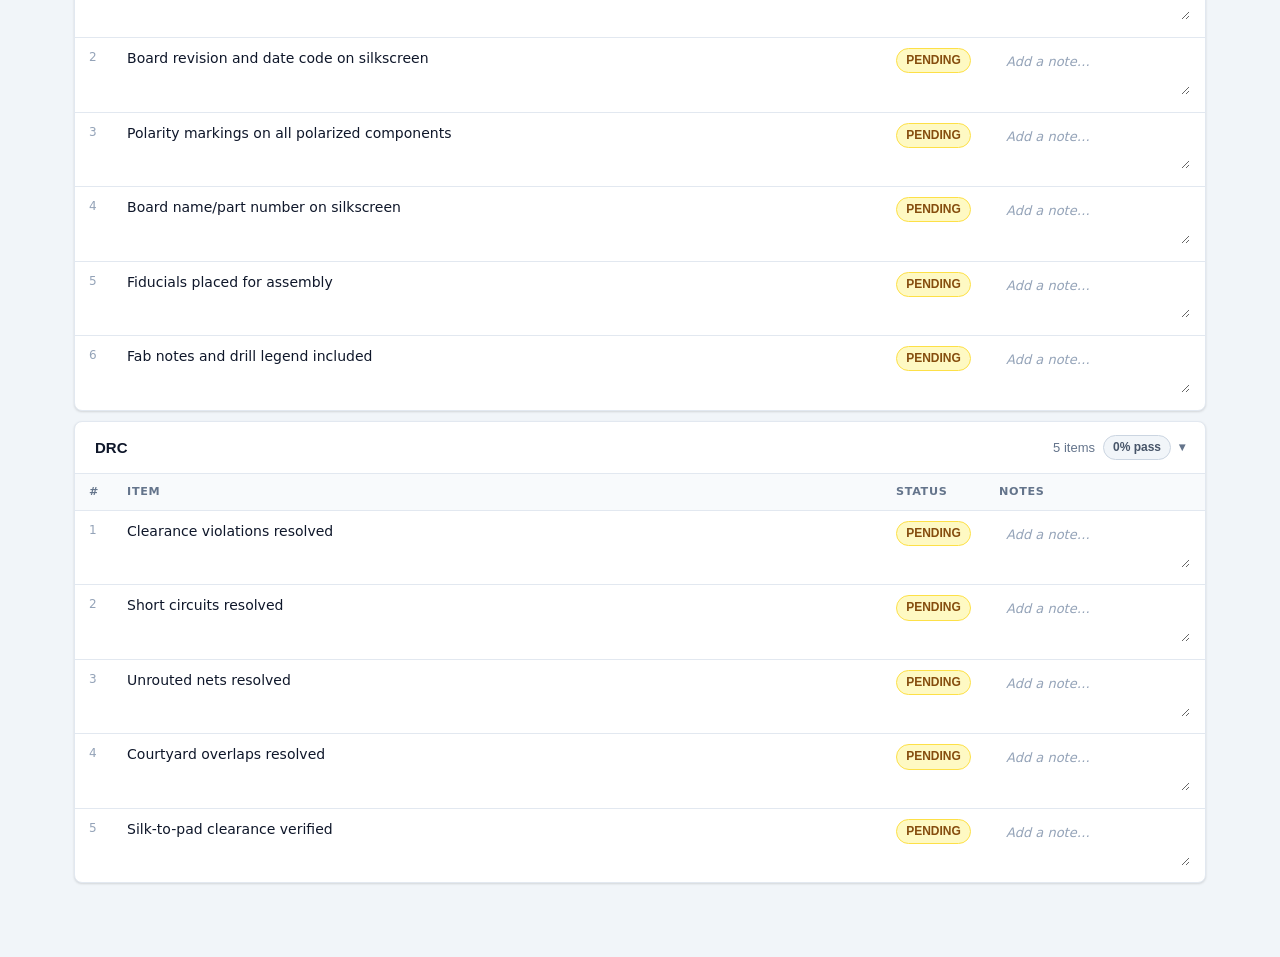
<file: pages/pcb-layout.html>
<!--
  SPDX-License-Identifier: GPL-3.0-or-later
  SPDX-FileCopyrightText: 2026 Tine Zata
-->
<!DOCTYPE html>
<html lang="en">
<head>
  <meta charset="UTF-8">
  <meta name="viewport" content="width=device-width, initial-scale=1">
  <meta name="description" content="PCB layout checklist — 41 items across 7 categories covering placement, routing, DRC and fabrication.">
  <title>PCB Layout Checklist — PCB Design Checklists</title>
  <link rel="stylesheet" href="../assets/css/style.css">
</head>
<body>

  <header class="site-header">
    <div>
      <div class="site-title">PCB Design Checklists</div>
    </div>
    <a href="../index.html" class="back-link">&#8592; All Checklists</a>
  </header>

  <main>
    <h1 class="page-title">PCB Layout Checklist</h1>
    <p class="page-desc">41 items across 7 categories — Board Setup, Component Placement, Routing, Signal Integrity, Power Distribution, Silkscreen &amp; Fabrication and DRC.</p>
    <div id="checklist-container"></div>
  </main>

  <script src="../assets/js/csv-loader.js"></script>
  <script>
    PCBChecklists.renderChecklist({
      csvUrl:      '../checklists/csv/pcb_layout_checklist.csv',
      groupKey:    'category',
      textKey:     'item',
      statusKeys:  [{ key: 'status', label: 'Status' }],
      extraCols:   [{ key: 'notes',  label: 'Notes'  }],
      containerId: 'checklist-container'
    });
  </script>

</body>
</html>
</file>
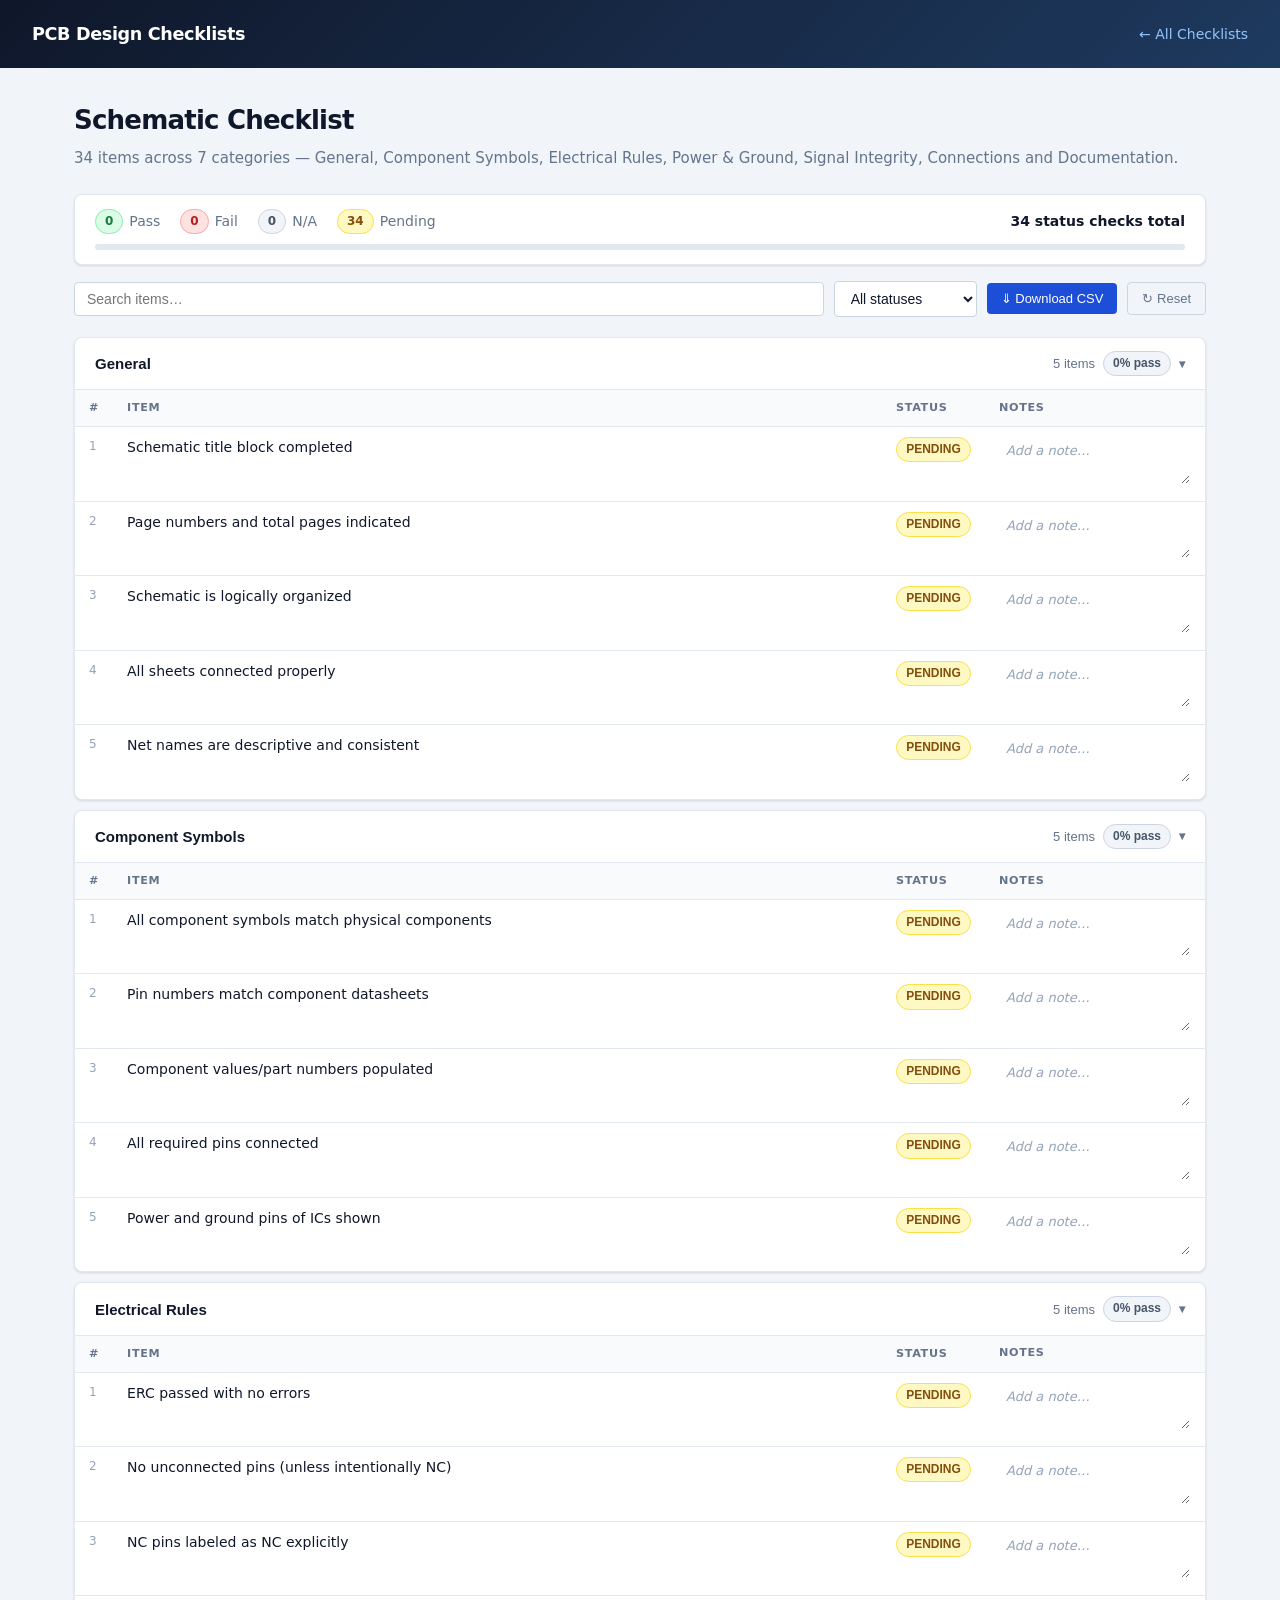
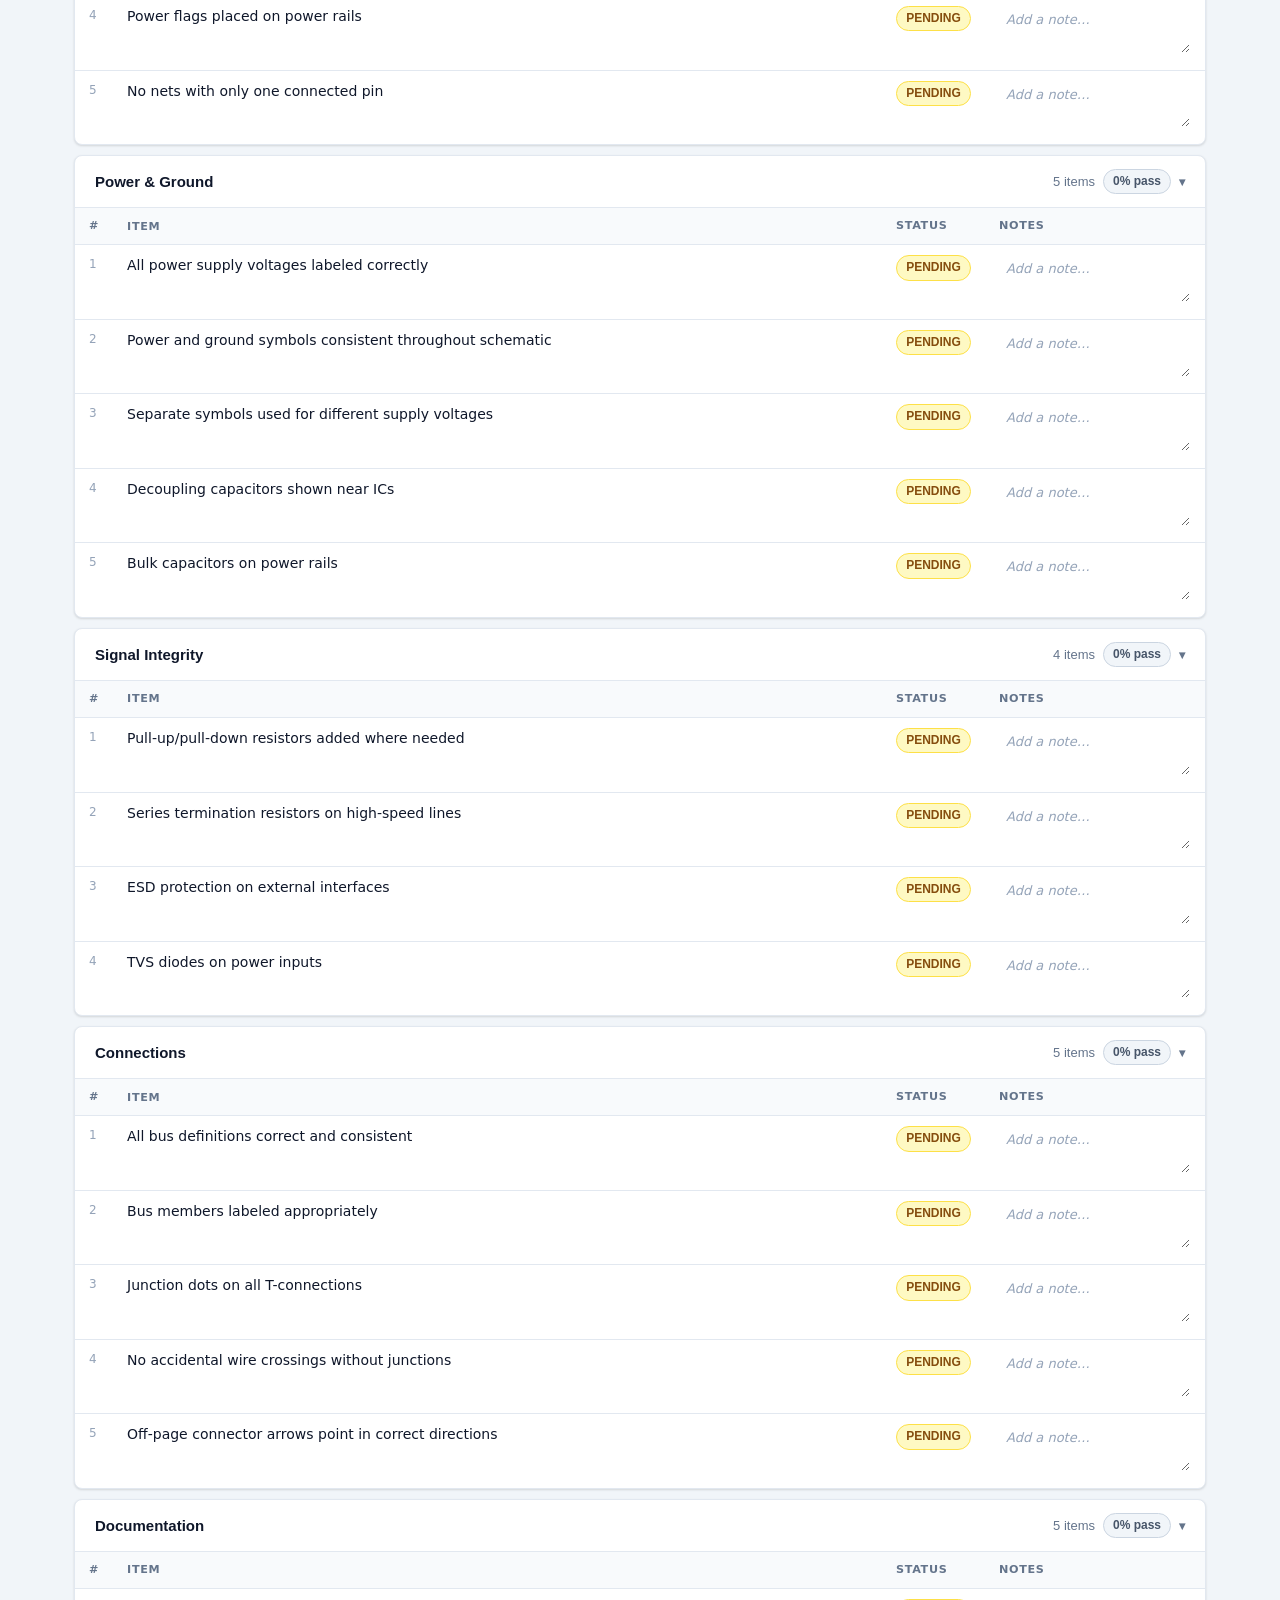
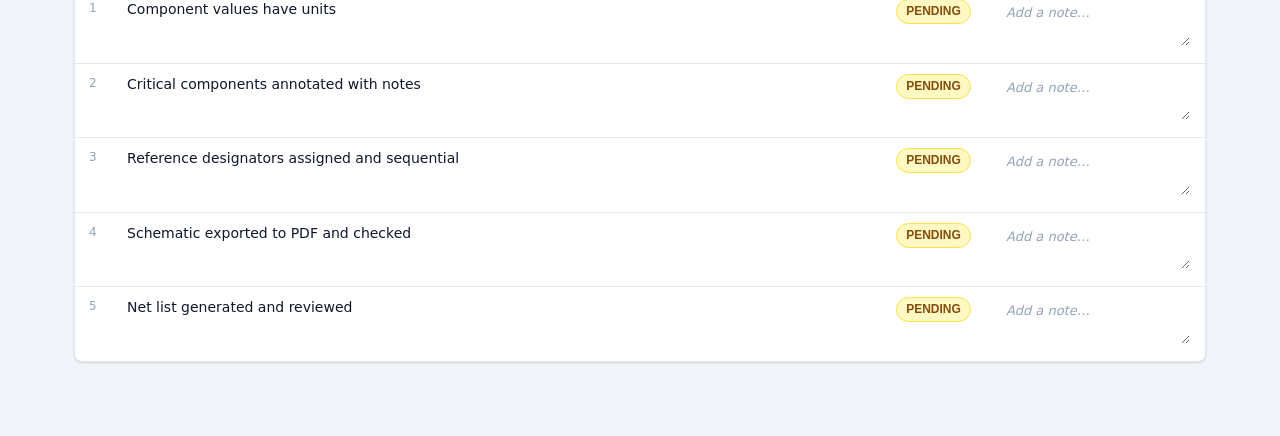
<file: pages/schematic.html>
<!--
  SPDX-License-Identifier: GPL-3.0-or-later
  SPDX-FileCopyrightText: 2026 Tine Zata
-->
<!DOCTYPE html>
<html lang="en">
<head>
  <meta charset="UTF-8">
  <meta name="viewport" content="width=device-width, initial-scale=1">
  <meta name="description" content="Schematic design checklist — 34 items across 7 categories covering ERC, symbols, power, connections and documentation.">
  <title>Schematic Checklist — PCB Design Checklists</title>
  <link rel="stylesheet" href="../assets/css/style.css">
</head>
<body>

  <header class="site-header">
    <div>
      <div class="site-title">PCB Design Checklists</div>
    </div>
    <a href="../index.html" class="back-link">&#8592; All Checklists</a>
  </header>

  <main>
    <h1 class="page-title">Schematic Checklist</h1>
    <p class="page-desc">34 items across 7 categories — General, Component Symbols, Electrical Rules, Power &amp; Ground, Signal Integrity, Connections and Documentation.</p>
    <div id="checklist-container"></div>
  </main>

  <script src="../assets/js/csv-loader.js"></script>
  <script>
    PCBChecklists.renderChecklist({
      csvUrl:      '../checklists/csv/schematic_checklist.csv',
      groupKey:    'category',
      textKey:     'item',
      statusKeys:  [{ key: 'status', label: 'Status' }],
      extraCols:   [{ key: 'notes',  label: 'Notes'  }],
      containerId: 'checklist-container'
    });
  </script>

</body>
</html>
</file>
<file: assets/css/style.css>
/* SPDX-License-Identifier: GPL-3.0-or-later */
/* SPDX-FileCopyrightText: 2026 Tine Zata */

/* PCB Design Checklists — Shared Styles */

:root {
  --bg:             #f1f5f9;
  --surface:        #ffffff;
  --border:         #e2e8f0;
  --border-strong:  #cbd5e1;
  --text:           #0f172a;
  --text-muted:     #64748b;
  --text-light:     #94a3b8;
  --accent:         #1d4ed8;
  --accent-hover:   #1e40af;
  --accent-light:   #eff6ff;

  --pass-bg:      #dcfce7; --pass-text:    #15803d; --pass-border:    #86efac;
  --fail-bg:      #fee2e2; --fail-text:    #b91c1c; --fail-border:    #fca5a5;
  --na-bg:        #f1f5f9; --na-text:      #475569; --na-border:      #cbd5e1;
  --pending-bg:   #fef9c3; --pending-text: #854d0e; --pending-border: #fde047;

  --radius-sm: 4px;
  --radius:    8px;
  --radius-lg: 12px;
  --shadow:    0 1px 3px rgba(0,0,0,.08), 0 1px 2px rgba(0,0,0,.06);
  --shadow-md: 0 4px 6px -1px rgba(0,0,0,.1), 0 2px 4px -2px rgba(0,0,0,.1);
}

*, *::before, *::after { box-sizing: border-box; margin: 0; padding: 0; }

body {
  font-family: -apple-system, BlinkMacSystemFont, 'Segoe UI', system-ui, sans-serif;
  background: var(--bg);
  color: var(--text);
  line-height: 1.6;
  font-size: 15px;
}

/* ── Site Header ────────────────────────────────────────────────────────── */
.site-header {
  background: linear-gradient(135deg, #0f172a 0%, #1e3a5f 100%);
  color: #fff;
  padding: 20px 32px;
  display: flex;
  align-items: center;
  justify-content: space-between;
  gap: 16px;
  flex-wrap: wrap;
}
.site-header a     { color: #93c5fd; text-decoration: none; }
.site-header a:hover { color: #fff; text-decoration: underline; }
.site-title        { font-size: 1.1rem; font-weight: 700; letter-spacing: -0.02em; }
.site-subtitle     { font-size: 0.8125rem; color: #94a3b8; margin-top: 2px; }
.back-link         { font-size: 0.875rem; white-space: nowrap; }

/* ── Layout ─────────────────────────────────────────────────────────────── */
main { max-width: 1180px; margin: 0 auto; padding: 32px 24px 64px; }

/* ── Page heading ────────────────────────────────────────────────────────── */
.page-title { font-size: 1.625rem; font-weight: 700; margin-bottom: 4px; letter-spacing: -0.03em; }
.page-desc  { color: var(--text-muted); margin-bottom: 24px; font-size: 0.9375rem; }

/* ── Stats bar ───────────────────────────────────────────────────────────── */
.stats-bar {
  background: var(--surface);
  border: 1px solid var(--border);
  border-radius: var(--radius);
  padding: 14px 20px;
  margin-bottom: 16px;
  box-shadow: var(--shadow);
}
.stats-counts {
  display: flex;
  flex-wrap: wrap;
  gap: 10px 20px;
  align-items: center;
  margin-bottom: 10px;
  font-size: 0.875rem;
}
.stat-item         { display: flex; align-items: center; gap: 6px; color: var(--text-muted); }
.stat-item.total   { color: var(--text); font-weight: 600; margin-left: auto; }
.progress-wrap     { background: var(--border); border-radius: 99px; height: 6px; overflow: hidden; }
.progress-bar      { background: var(--pass-text); height: 100%; border-radius: 99px; transition: width 0.4s ease; min-width: 0; }

/* ── Controls ────────────────────────────────────────────────────────────── */
.controls { display: flex; flex-wrap: wrap; gap: 10px; margin-bottom: 20px; align-items: center; }

.controls input[type=search],
.controls select {
  padding: 8px 12px;
  border: 1px solid var(--border-strong);
  border-radius: var(--radius-sm);
  font-size: 0.875rem;
  background: var(--surface);
  color: var(--text);
  outline-offset: 2px;
}
.controls input[type=search] { flex: 1; min-width: 200px; }
.controls select              { cursor: pointer; }

.controls input[type=search]:focus,
.controls select:focus        { outline: 2px solid var(--accent); border-color: var(--accent); }

.btn-download {
  margin-left: auto;
  padding: 8px 14px;
  background: var(--accent);
  color: #fff;
  border: none;
  border-radius: var(--radius-sm);
  text-decoration: none;
  font-size: 0.8125rem;
  font-weight: 500;
  white-space: nowrap;
  cursor: pointer;
  transition: background 0.15s;
}
.btn-download:hover { background: var(--accent-hover); }

/* ── Category group ──────────────────────────────────────────────────────── */
.cat-group {
  background: var(--surface);
  border: 1px solid var(--border);
  border-radius: var(--radius);
  margin-bottom: 10px;
  box-shadow: var(--shadow);
  overflow: hidden;
}
.cat-header {
  width: 100%;
  display: flex;
  align-items: center;
  justify-content: space-between;
  padding: 13px 20px;
  background: none;
  border: none;
  cursor: pointer;
  font-size: 0.9375rem;
  font-weight: 600;
  color: var(--text);
  text-align: left;
  transition: background 0.1s;
}
.cat-header:hover  { background: #f8fafc; }
.cat-name          { flex: 1; }
.cat-meta          { display: flex; align-items: center; gap: 8px; }
.cat-count         { font-size: 0.8125rem; color: var(--text-muted); font-weight: 400; }
.cat-chevron       { font-size: 0.75rem; color: var(--text-muted); transition: transform 0.2s; user-select: none; }

/* ── Table ───────────────────────────────────────────────────────────────── */
.cat-body          { border-top: 1px solid var(--border); overflow-x: auto; }

.checklist-table   { width: 100%; border-collapse: collapse; font-size: 0.875rem; }
.checklist-table thead      { background: #f8fafc; }
.checklist-table th {
  padding: 9px 14px;
  text-align: left;
  font-size: 0.7rem;
  font-weight: 700;
  text-transform: uppercase;
  letter-spacing: 0.06em;
  color: var(--text-muted);
  border-bottom: 1px solid var(--border);
  white-space: nowrap;
}
.checklist-table td {
  padding: 10px 14px;
  border-bottom: 1px solid var(--border);
  vertical-align: top;
}
.checklist-table tbody tr:last-child td { border-bottom: none; }
.checklist-table tbody tr:hover         { background: var(--accent-light); }

.col-num    { width: 36px;  color: var(--text-light); font-size: 0.75rem; font-variant-numeric: tabular-nums; }
.col-text   { line-height: 1.55; }
.col-status { width: 78px; text-align: center; white-space: nowrap; }
.col-extra  { width: 220px; color: var(--text-muted); font-size: 0.8125rem; line-height: 1.45; }
.note-text  { font-style: italic; }

/* ── Badges ──────────────────────────────────────────────────────────────── */
.badge {
  display: inline-block;
  padding: 2px 9px;
  border-radius: 99px;
  font-size: 0.75rem;
  font-weight: 600;
  border: 1px solid transparent;
  line-height: 1.6;
  white-space: nowrap;
}
.badge-pass    { background: var(--pass-bg);    color: var(--pass-text);    border-color: var(--pass-border); }
.badge-fail    { background: var(--fail-bg);    color: var(--fail-text);    border-color: var(--fail-border); }
.badge-na      { background: var(--na-bg);      color: var(--na-text);      border-color: var(--na-border); }
.badge-pending { background: var(--pending-bg); color: var(--pending-text); border-color: var(--pending-border); }
.badge-empty   { background: var(--na-bg);      color: var(--text-light);   border-color: var(--border); }

/* ── Editable status select ──────────────────────────────────────────────── */
.status-select {
  -webkit-appearance: none;
  -moz-appearance: none;
  appearance: none;
  display: inline-block;
  padding: 2px 9px;
  border-radius: 99px;
  font-size: 0.75rem;
  font-weight: 600;
  border: 1px solid transparent;
  line-height: 1.6;
  cursor: pointer;
  text-align: center;
  min-width: 54px;
  transition: opacity 0.1s;
  background-image: none;
}
.status-select:hover  { opacity: 0.82; }
.status-select:focus  { outline: 2px solid var(--accent); outline-offset: 2px; }

.status-select.badge-pass    { background: var(--pass-bg);    color: var(--pass-text);    border-color: var(--pass-border); }
.status-select.badge-fail    { background: var(--fail-bg);    color: var(--fail-text);    border-color: var(--fail-border); }
.status-select.badge-na      { background: var(--na-bg);      color: var(--na-text);      border-color: var(--na-border); }
.status-select.badge-pending { background: var(--pending-bg); color: var(--pending-text); border-color: var(--pending-border); }
.status-select.badge-empty   { background: var(--na-bg);      color: var(--text-light);   border-color: var(--border); }

/* Editable notes textarea */
.note-edit {
  width: 100%;
  min-width: 120px;
  padding: 4px 6px;
  font-size: 0.8125rem;
  font-family: inherit;
  color: var(--text);
  background: transparent;
  border: 1px solid transparent;
  border-radius: var(--radius-sm);
  resize: vertical;
  line-height: 1.45;
  transition: border-color 0.15s, background 0.15s;
  box-sizing: border-box;
}
.note-edit:hover  { border-color: var(--border); background: var(--surface); }
.note-edit:focus  { border-color: var(--accent); background: var(--surface); outline: none; }
.note-edit::placeholder { color: var(--text-light); font-style: italic; }

/* Reset button */
.btn-reset {
  padding: 8px 14px;
  background: #f1f5f9;
  color: var(--text-muted);
  border: 1px solid var(--border-strong);
  border-radius: var(--radius-sm);
  font-size: 0.8125rem;
  font-weight: 500;
  cursor: pointer;
  white-space: nowrap;
  transition: background 0.15s, color 0.15s;
}
.btn-reset:hover { background: #fee2e2; color: #b91c1c; border-color: #fca5a5; }

/* ── Loading / error states ─────────────────────────────────────────────── */
.loading { padding: 48px; text-align: center; color: var(--text-muted); }
.error   { padding: 48px; text-align: center; color: #b91c1c; }

/* No results message */
.no-results { padding: 24px; text-align: center; color: var(--text-muted); font-size: 0.875rem; }

/* ── Index page ──────────────────────────────────────────────────────────── */
.hero          { margin-bottom: 4px; }
.hero-title    { font-size: 2rem; font-weight: 800; letter-spacing: -0.04em; margin-bottom: 8px; }
.hero-subtitle { font-size: 1rem; color: var(--text-muted); max-width: 560px; line-height: 1.6; }

.checklist-grid {
  display: grid;
  grid-template-columns: repeat(auto-fill, minmax(290px, 1fr));
  gap: 18px;
  margin-top: 28px;
}
.checklist-card {
  background: var(--surface);
  border: 1px solid var(--border);
  border-radius: var(--radius-lg);
  padding: 22px 24px;
  text-decoration: none;
  color: var(--text);
  box-shadow: var(--shadow);
  transition: box-shadow 0.2s, transform 0.15s, border-color 0.2s;
  display: flex;
  flex-direction: column;
  gap: 7px;
}
.checklist-card:hover  { box-shadow: var(--shadow-md); transform: translateY(-2px); border-color: var(--accent); }
.card-icon   { font-size: 1.75rem; line-height: 1; }
.card-title  { font-size: 1.0625rem; font-weight: 700; margin-top: 2px; }
.card-desc   { font-size: 0.875rem; color: var(--text-muted); line-height: 1.55; }
.card-meta   { font-size: 0.8125rem; color: var(--text-light); margin-top: auto; padding-top: 10px; border-top: 1px solid var(--border); }

/* ── Responsive ──────────────────────────────────────────────────────────── */
@media (max-width: 640px) {
  .site-header    { padding: 16px 20px; }
  main            { padding: 20px 16px 48px; }
  .controls       { flex-direction: column; align-items: stretch; }
  .btn-download   { margin-left: 0; text-align: center; }
  .stat-item.total{ margin-left: 0; }
  .col-extra      { display: none; }
  .hero-title     { font-size: 1.5rem; }
}

@media print {
  .controls, .btn-download, .cat-chevron { display: none !important; }
  .cat-body   { display: block !important; }
  body        { background: white; }
  .checklist-table { font-size: 10pt; }
  .cat-group  { box-shadow: none; border: 1px solid #ccc; }
}
</file>
